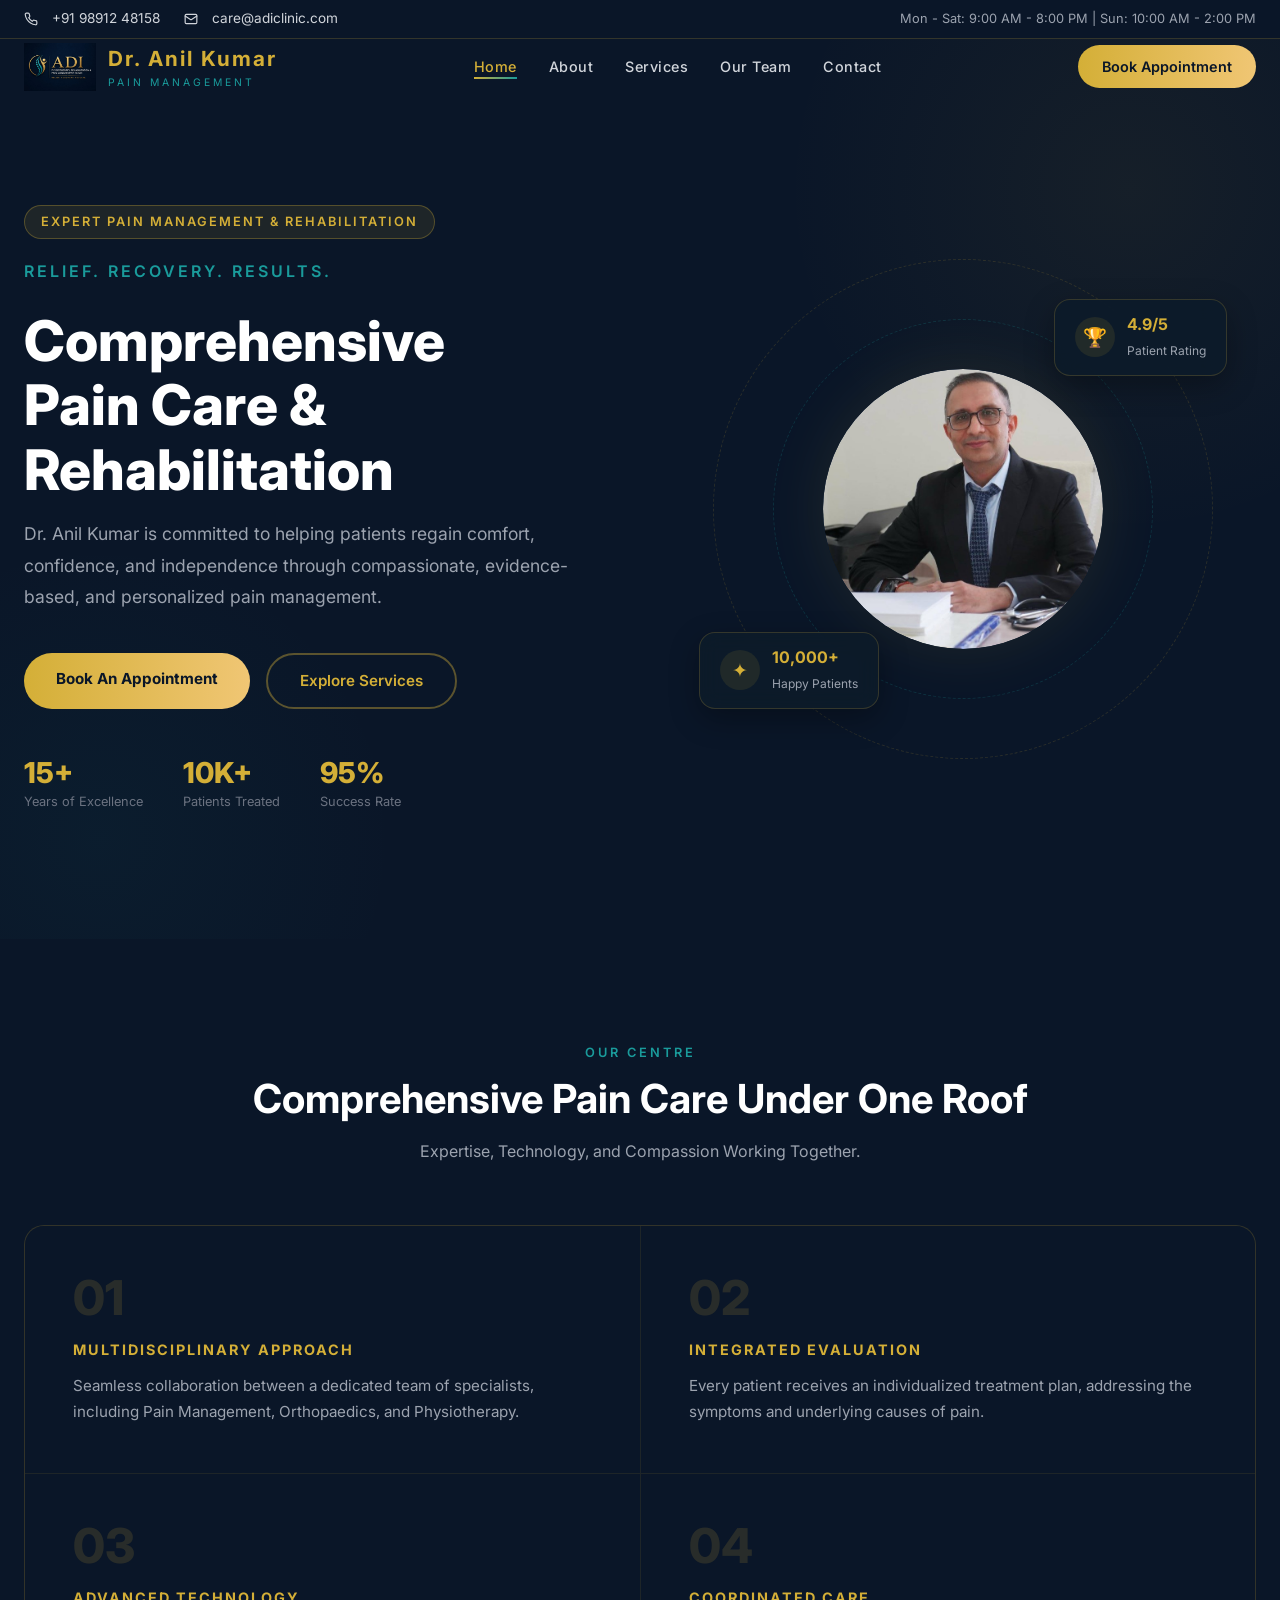
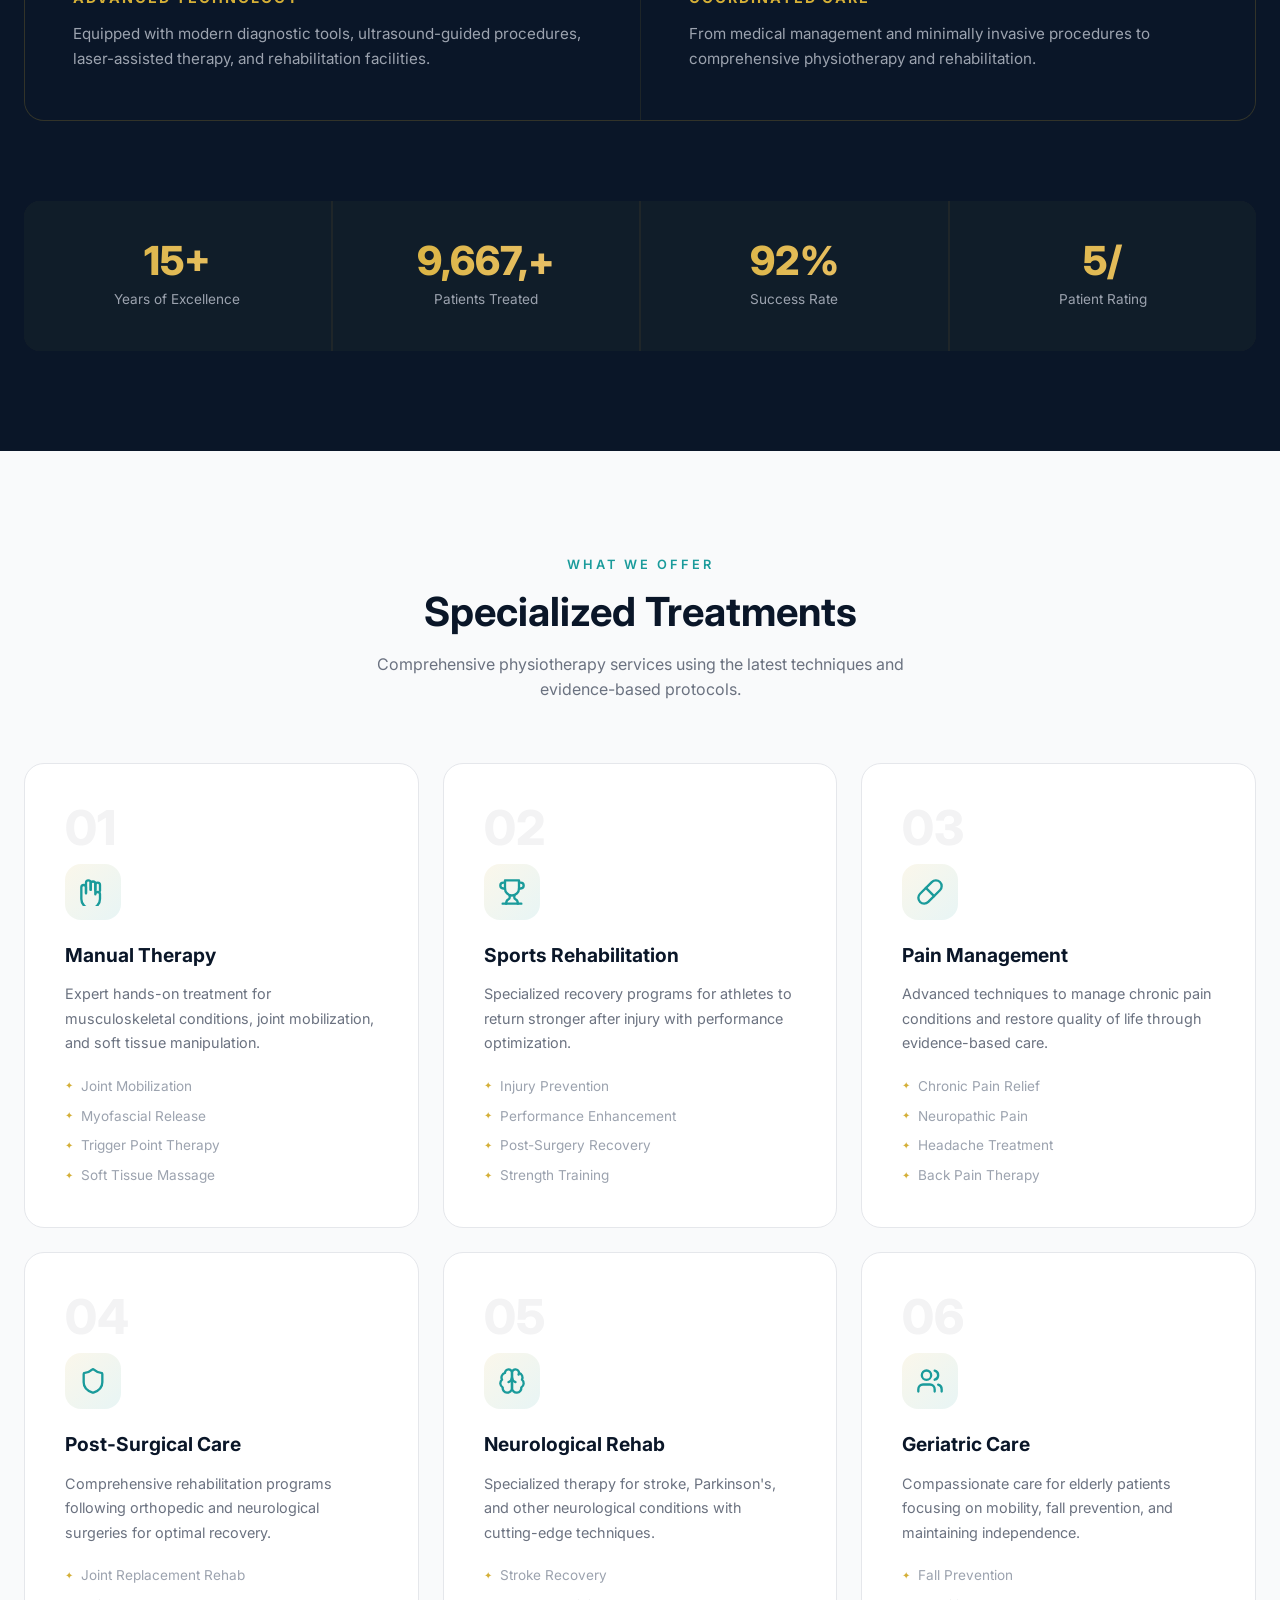
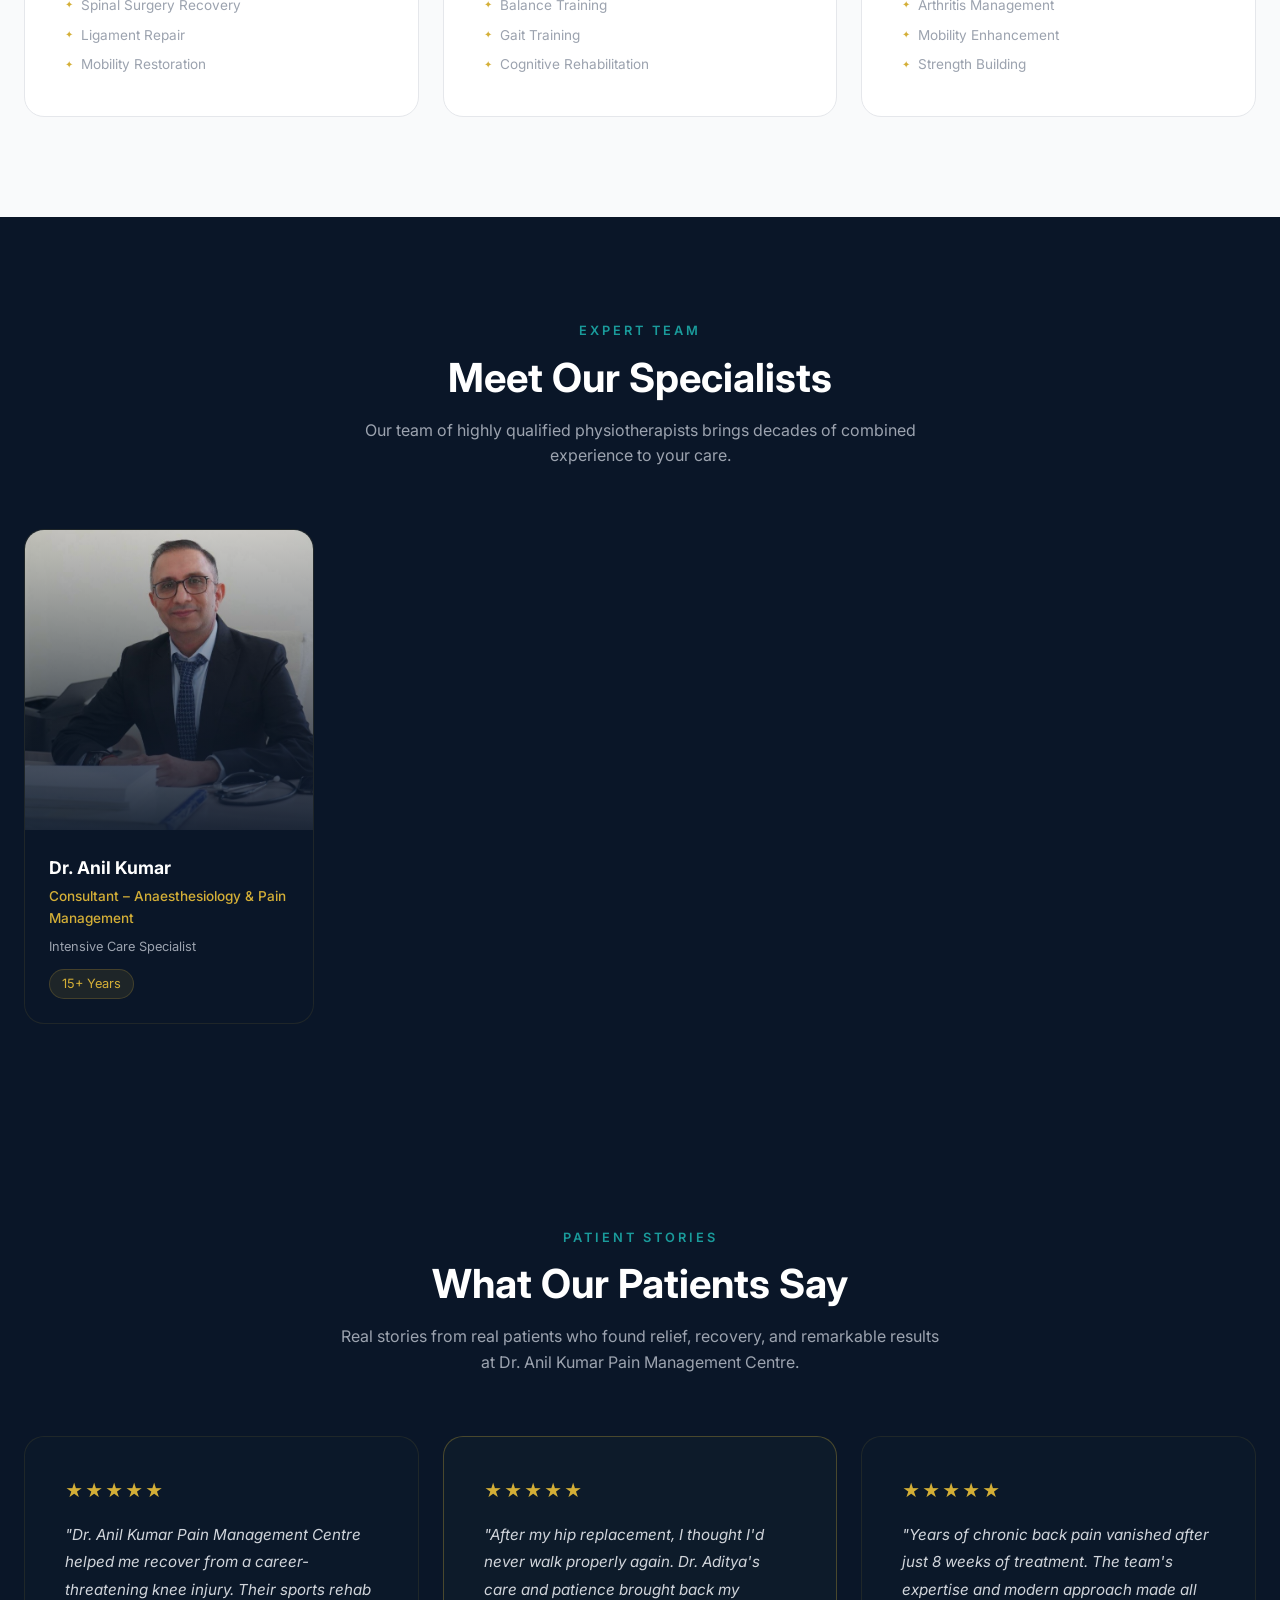
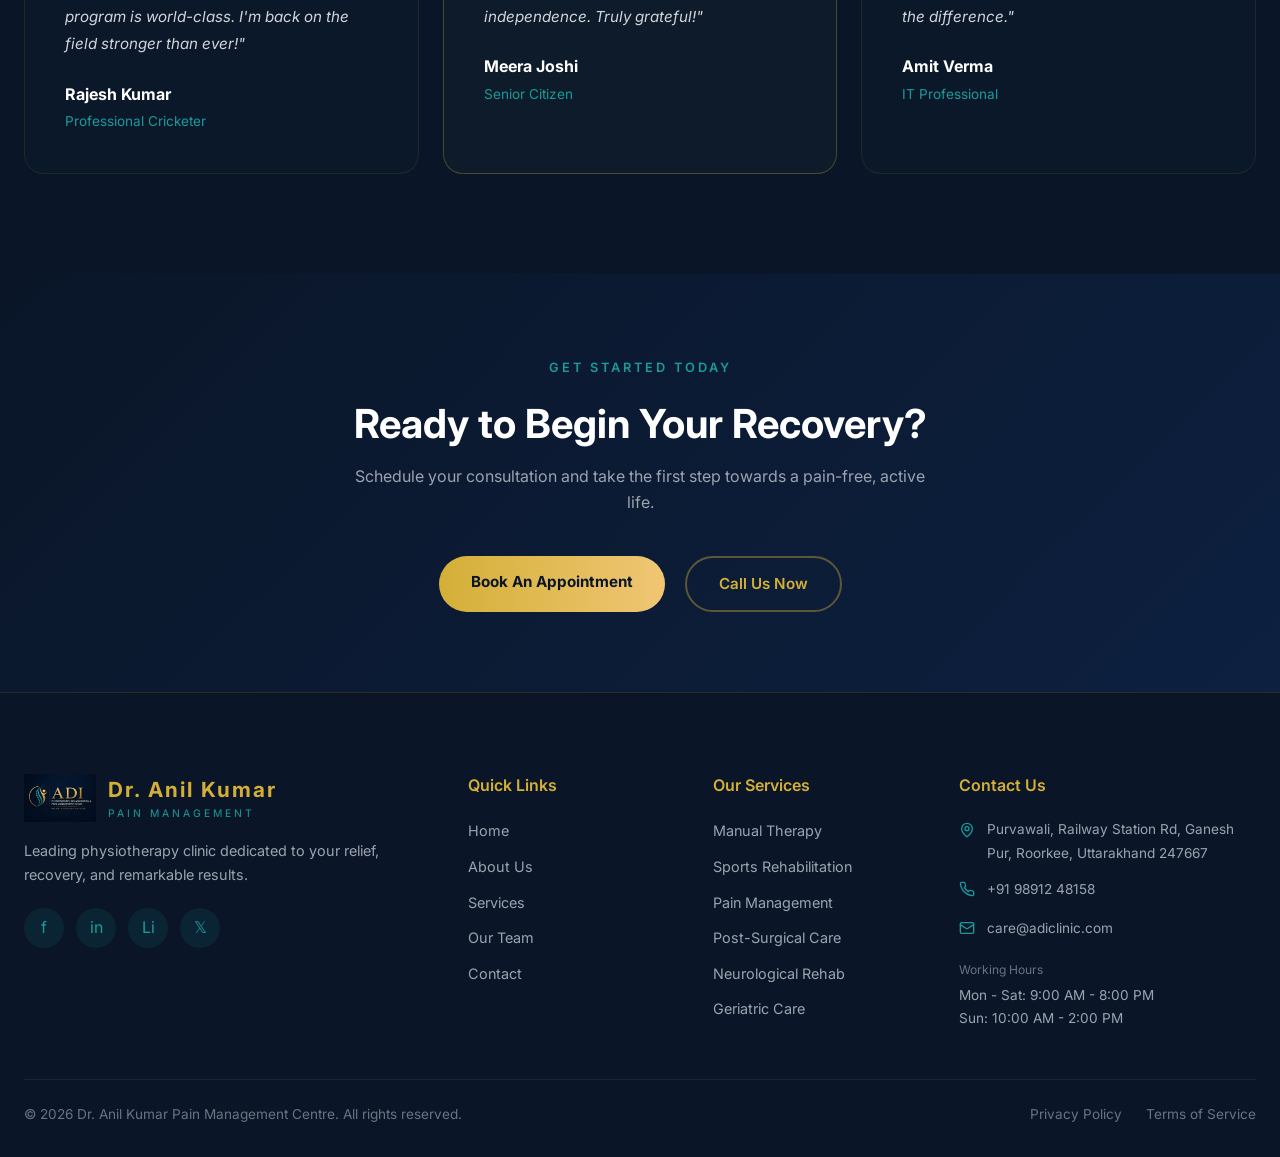
<file: index.html>
<!DOCTYPE html>
<html lang="en">
<head>
    <meta charset="UTF-8">
    <meta name="viewport" content="width=device-width, initial-scale=1.0">
    <meta name="description" content="Dr. Anil Kumar Pain Management, Rehabilitation & Pain Management Clinic — Expert physiotherapy, sports rehab, pain management and post-surgical care in Roorkee.">
    <title>Dr. Anil Kumar Pain Management Centre | Relief. Recovery. Results.</title>
    <link href="https://fonts.googleapis.com/css2?family=Inter:wght@300;400;500;600;700;800&display=swap" rel="stylesheet">
    <link rel="stylesheet" href="css/style.css">
</head>
<body>

    <!-- TOP BAR -->
    <div class="top-bar">
        <div class="container">
            <div class="top-bar-left">
                <a href="tel:+919891248158" style="display:flex; align-items:center;"><svg class="icon-animated" width="14" height="14" viewBox="0 0 24 24" style="margin-right:6px"><path d="M22 16.92v3a2 2 0 0 1-2.18 2 19.79 19.79 0 0 1-8.63-3.07 19.5 19.5 0 0 1-6-6 19.79 19.79 0 0 1-3.07-8.67A2 2 0 0 1 4.11 2h3a2 2 0 0 1 2 1.72 12.84 12.84 0 0 0 .7 2.81 2 2 0 0 1-.45 2.11L8.09 9.91a16 16 0 0 0 6 6l1.27-1.27a2 2 0 0 1 2.11-.45 12.84 12.84 0 0 0 2.81.7A2 2 0 0 1 22 16.92z"/></svg> +91 98912 48158</a>
                <a href="mailto:care@adiclinic.com" style="display:flex; align-items:center;"><svg class="icon-animated" width="14" height="14" viewBox="0 0 24 24" style="margin-right:6px"><rect width="20" height="16" x="2" y="4" rx="2"/><path d="m22 7-8.97 5.7a1.94 1.94 0 0 1-2.06 0L2 7"/></svg> care@adiclinic.com</a>
            </div>
            <div class="top-bar-right">Mon - Sat: 9:00 AM - 8:00 PM | Sun: 10:00 AM - 2:00 PM</div>
        </div>
    </div>

    <!-- HEADER -->
    <header id="main-header">
        <nav class="container">
            <a href="index.html" class="logo-wrap">
                <img src="images/logo.png" alt="Dr. Anil Kumar Pain Management Centre Logo" class="logo-img" onerror="this.style.display='none'">
                <div>
                    <div class="logo-text-main">Dr. Anil Kumar</div>
                    <div class="logo-text-sub">PAIN MANAGEMENT</div>
                </div>
            </a>

            <ul class="nav-links">
                <li><a href="index.html" class="active">Home</a></li>
                <li><a href="about.html">About</a></li>
                <li><a href="services.html">Services</a></li>
                <li><a href="team.html">Our Team</a></li>
                
                <li><a href="contact.html">Contact</a></li>
            </ul>

            <a href="contact.html" class="btn-nav">Book Appointment</a>
            <button class="hamburger" id="hamburger" aria-label="Menu">&#9776;</button>
        </nav>
    </header>

    <!-- MOBILE MENU -->
    <div class="mobile-menu" id="mobile-menu">
        <a href="index.html">Home</a>
        <a href="about.html">About</a>
        <a href="services.html">Services</a>
        <a href="team.html">Our Team</a>
        
        <a href="contact.html">Contact</a>
        <a href="contact.html" class="btn-gold" style="text-align:center; margin-top:16px;">Book Appointment</a>
    </div>

    <!-- HERO -->
    <section class="hero">
        <div class="container">
            <div class="hero-text">
                <span class="hero-tag">Expert Pain Management & Rehabilitation</span>
                <p class="hero-tagline">RELIEF. RECOVERY. RESULTS.</p>
                <h1 class="hero-title">
                    Comprehensive<br>
                    Pain Care &<br>
                    Rehabilitation
                </h1>
                <p class="hero-desc">Dr. Anil Kumar is committed to helping patients regain comfort, confidence, and independence through compassionate, evidence-based, and personalized pain management.</p>
                <div class="hero-btns">
                    <a href="contact.html" class="btn-gold">Book An Appointment</a>
                    <a href="services.html" class="btn-outline-gold">Explore Services</a>
                </div>
                <div class="hero-stats">
                    <div class="stat-item">
                        <div class="stat-number">15+</div>
                        <div class="stat-label">Years of Excellence</div>
                    </div>
                    <div class="stat-item">
                        <div class="stat-number">10K+</div>
                        <div class="stat-label">Patients Treated</div>
                    </div>
                    <div class="stat-item">
                        <div class="stat-number">95%</div>
                        <div class="stat-label">Success Rate</div>
                    </div>
                </div>
            </div>

            <div class="hero-visual">
                <div class="hero-circle-outer">
                    <div class="hero-circle-mid">
                        <div class="hero-circle-inner">
                            <img src="images/dr_anil_kumar.jpg" alt="Dr. Anil Kumar" onerror="this.style.display='none'">
                        </div>
                    </div>
                </div>
                <!-- Floating badges -->
                <div class="float-badge badge-top">
                    <div class="float-badge-icon">🏆</div>
                    <div class="float-badge-text">
                        <strong>4.9/5</strong>
                        <span>Patient Rating</span>
                    </div>
                </div>
                <div class="float-badge badge-bottom">
                    <div class="float-badge-icon">✦</div>
                    <div class="float-badge-text">
                        <strong>10,000+</strong>
                        <span>Happy Patients</span>
                    </div>
                </div>
            </div>
        </div>
    </section>

    <!-- MANIFESTO / ABOUT -->
    <section class="about-bg">
        <div class="container">
            <div class="fade-up" style="text-align:center; margin-bottom:60px;">
                <span class="section-tag">Our Centre</span>
                <h2 class="section-title white">Comprehensive Pain Care Under One Roof</h2>
                <p class="section-subtitle" style="color:#9ca3af; margin:0 auto;">Expertise, Technology, and Compassion Working Together.</p>
            </div>

            <div class="manifesto-grid fade-up">
                <div class="manifesto-item">
                    <div class="manifesto-num">01</div>
                    <h3>MULTIDISCIPLINARY APPROACH</h3>
                    <p>Seamless collaboration between a dedicated team of specialists, including Pain Management, Orthopaedics, and Physiotherapy.</p>
                </div>
                <div class="manifesto-item">
                    <div class="manifesto-num">02</div>
                    <h3>INTEGRATED EVALUATION</h3>
                    <p>Every patient receives an individualized treatment plan, addressing the symptoms and underlying causes of pain.</p>
                </div>
                <div class="manifesto-item">
                    <div class="manifesto-num">03</div>
                    <h3>ADVANCED TECHNOLOGY</h3>
                    <p>Equipped with modern diagnostic tools, ultrasound-guided procedures, laser-assisted therapy, and rehabilitation facilities.</p>
                </div>
                <div class="manifesto-item">
                    <div class="manifesto-num">04</div>
                    <h3>COORDINATED CARE</h3>
                    <p>From medical management and minimally invasive procedures to comprehensive physiotherapy and rehabilitation.</p>
                </div>
            </div>

            <div class="stats-row fade-up">
                <div class="stat-box">
                    <div class="stat-box-num">15+</div>
                    <div class="stat-box-label">Years of Excellence</div>
                </div>
                <div class="stat-box">
                    <div class="stat-box-num">10,000+</div>
                    <div class="stat-box-label">Patients Treated</div>
                </div>
                <div class="stat-box">
                    <div class="stat-box-num">95%</div>
                    <div class="stat-box-label">Success Rate</div>
                </div>
                <div class="stat-box">
                    <div class="stat-box-num">4.9/5</div>
                    <div class="stat-box-label">Patient Rating</div>
                </div>
            </div>
        </div>
    </section>

    <!-- SERVICES -->
    <section class="services-bg">
        <div class="container">
            <div class="fade-up" style="text-align:center; margin-bottom:60px;">
                <span class="section-tag">What We Offer</span>
                <h2 class="section-title">Specialized Treatments</h2>
                <p class="section-subtitle" style="margin:0 auto;">Comprehensive physiotherapy services using the latest techniques and evidence-based protocols.</p>
            </div>
            <div class="services-grid">
                <div class="service-card fade-up delay-1">
                    <div class="service-num">01</div>
                    <div class="service-icon-box"><svg class="icon-animated" width="28" height="28" viewBox="0 0 24 24"><path d="M18 11V6a2 2 0 0 0-4 0v4"/><path d="M14 10V5a2 2 0 0 0-4 0v5"/><path d="M10 10V4a2 2 0 0 0-4 0v9"/><path d="M6 13V8a2 2 0 0 0-4 0v10a8 8 0 0 0 16 0v-4a2 2 0 0 0-4 0v-3"/></svg></div>
                    <h3>Manual Therapy</h3>
                    <p>Expert hands-on treatment for musculoskeletal conditions, joint mobilization, and soft tissue manipulation.</p>
                    <ul class="service-features">
                        <li>Joint Mobilization</li>
                        <li>Myofascial Release</li>
                        <li>Trigger Point Therapy</li>
                        <li>Soft Tissue Massage</li>
                    </ul>
                </div>
                <div class="service-card fade-up delay-2">
                    <div class="service-num">02</div>
                    <div class="service-icon-box"><svg class="icon-animated" width="28" height="28" viewBox="0 0 24 24"><path d="M6 9H4.5a2.5 2.5 0 0 1 0-5H6"/><path d="M18 9h1.5a2.5 2.5 0 0 0 0-5H18"/><path d="M4 22h16"/><path d="M10 14.66V17c0 .55-.47.98-.97 1.21C7.85 18.75 7 20.24 7 22"/><path d="M14 14.66V17c0 .55.47.98.97 1.21C16.15 18.75 17 20.24 17 22"/><path d="M18 2H6v7a6 6 0 0 0 12 0V2Z"/></svg></div>
                    <h3>Sports Rehabilitation</h3>
                    <p>Specialized recovery programs for athletes to return stronger after injury with performance optimization.</p>
                    <ul class="service-features">
                        <li>Injury Prevention</li>
                        <li>Performance Enhancement</li>
                        <li>Post-Surgery Recovery</li>
                        <li>Strength Training</li>
                    </ul>
                </div>
                <div class="service-card fade-up delay-3">
                    <div class="service-num">03</div>
                    <div class="service-icon-box"><svg class="icon-animated" width="28" height="28" viewBox="0 0 24 24"><path d="m10.5 20.5 10-10a4.95 4.95 0 1 0-7-7l-10 10a4.95 4.95 0 1 0 7 7Z"/><path d="m8.5 8.5 7 7"/></svg></div>
                    <h3>Pain Management</h3>
                    <p>Advanced techniques to manage chronic pain conditions and restore quality of life through evidence-based care.</p>
                    <ul class="service-features">
                        <li>Chronic Pain Relief</li>
                        <li>Neuropathic Pain</li>
                        <li>Headache Treatment</li>
                        <li>Back Pain Therapy</li>
                    </ul>
                </div>
                <div class="service-card fade-up delay-1">
                    <div class="service-num">04</div>
                    <div class="service-icon-box"><svg class="icon-animated" width="28" height="28" viewBox="0 0 24 24"><path d="M20 13c0 5-3.5 7.5-7.66 8.95a1 1 0 0 1-.67-.01C7.5 20.5 4 18 4 13V6a1 1 0 0 1 1-1c2 0 4.5-1.2 6.24-2.72a1.17 1.17 0 0 1 1.52 0C14.5 3.8 17 5 19 5a1 1 0 0 1 1 1z"/></svg></div>
                    <h3>Post-Surgical Care</h3>
                    <p>Comprehensive rehabilitation programs following orthopedic and neurological surgeries for optimal recovery.</p>
                    <ul class="service-features">
                        <li>Joint Replacement Rehab</li>
                        <li>Spinal Surgery Recovery</li>
                        <li>Ligament Repair</li>
                        <li>Mobility Restoration</li>
                    </ul>
                </div>
                <div class="service-card fade-up delay-2">
                    <div class="service-num">05</div>
                    <div class="service-icon-box"><svg class="icon-animated" width="28" height="28" viewBox="0 0 24 24"><path d="M12 5a3 3 0 1 0-5.997.125 4 4 0 0 0-2.526 5.77 4 4 0 0 0 .556 6.588A4 4 0 1 0 12 18Z"/><path d="M12 5a3 3 0 1 1 5.997.125 4 4 0 0 1 2.526 5.77 4 4 0 0 1-.556 6.588A4 4 0 1 1 12 18Z"/><path d="M15 13a4.5 4.5 0 0 1-3-4 4.5 4.5 0 0 1-3 4"/><path d="M17.599 6.5a3 3 0 0 0 .399-1.375"/></svg></div>
                    <h3>Neurological Rehab</h3>
                    <p>Specialized therapy for stroke, Parkinson's, and other neurological conditions with cutting-edge techniques.</p>
                    <ul class="service-features">
                        <li>Stroke Recovery</li>
                        <li>Balance Training</li>
                        <li>Gait Training</li>
                        <li>Cognitive Rehabilitation</li>
                    </ul>
                </div>
                <div class="service-card fade-up delay-3">
                    <div class="service-num">06</div>
                    <div class="service-icon-box"><svg class="icon-animated" width="28" height="28" viewBox="0 0 24 24"><path d="M16 21v-2a4 4 0 0 0-4-4H6a4 4 0 0 0-4 4v2"/><circle cx="9" cy="7" r="4"/><path d="M22 21v-2a4 4 0 0 0-3-3.87"/><path d="M16 3.13a4 4 0 0 1 0 7.75"/></svg></div>
                    <h3>Geriatric Care</h3>
                    <p>Compassionate care for elderly patients focusing on mobility, fall prevention, and maintaining independence.</p>
                    <ul class="service-features">
                        <li>Fall Prevention</li>
                        <li>Arthritis Management</li>
                        <li>Mobility Enhancement</li>
                        <li>Strength Building</li>
                    </ul>
                </div>
            </div>
        </div>
    </section>

    <!-- TEAM PREVIEW -->
    <section class="about-bg">
        <div class="container">
            <div class="fade-up" style="text-align:center; margin-bottom:60px;">
                <span class="section-tag">Expert Team</span>
                <h2 class="section-title white">Meet Our Specialists</h2>
                <p class="section-subtitle" style="color:#9ca3af; margin:0 auto;">Our team of highly qualified physiotherapists brings decades of combined experience to your care.</p>
            </div>
            <div class="team-grid">
                <div class="team-card fade-up delay-1">
                    <div class="team-img-wrap">
                        <img src="images/dr_anil_kumar.jpg" alt="Dr. Anil Kumar">
                        <div class="team-overlay"></div>
                    </div>
                    <div class="team-info">
                        <h3>Dr. Anil Kumar</h3>
                        <div class="role">Consultant – Anaesthesiology & Pain Management</div>
                        <div class="qual">Intensive Care Specialist</div>
                        <span class="team-exp">15+ Years</span>
                    </div>
                </div>

            </div>
        </div>
    </section>

    <!-- TESTIMONIALS -->
    <section class="testi-bg">
        <div class="container">
            <div class="fade-up" style="text-align:center; margin-bottom:60px;">
                <span class="section-tag">Patient Stories</span>
                <h2 class="section-title white">What Our Patients Say</h2>
                <p class="section-subtitle" style="color:#9ca3af; margin:0 auto;">Real stories from real patients who found relief, recovery, and remarkable results at Dr. Anil Kumar Pain Management Centre.</p>
            </div>
            <div class="testi-grid">
                <div class="testi-card fade-up delay-1">
                    <div class="testi-stars">★★★★★</div>
                    <p class="testi-quote">"Dr. Anil Kumar Pain Management Centre helped me recover from a career-threatening knee injury. Their sports rehab program is world-class. I'm back on the field stronger than ever!"</p>
                    <div class="testi-name">Rajesh Kumar</div>
                    <div class="testi-role">Professional Cricketer</div>
                </div>
                <div class="testi-card active fade-up delay-2">
                    <div class="testi-stars">★★★★★</div>
                    <p class="testi-quote">"After my hip replacement, I thought I'd never walk properly again. Dr. Aditya's care and patience brought back my independence. Truly grateful!"</p>
                    <div class="testi-name">Meera Joshi</div>
                    <div class="testi-role">Senior Citizen</div>
                </div>
                <div class="testi-card fade-up delay-3">
                    <div class="testi-stars">★★★★★</div>
                    <p class="testi-quote">"Years of chronic back pain vanished after just 8 weeks of treatment. The team's expertise and modern approach made all the difference."</p>
                    <div class="testi-name">Amit Verma</div>
                    <div class="testi-role">IT Professional</div>
                </div>
            </div>
        </div>
    </section>

    <!-- CONTACT CTA STRIP -->
    <section style="background: linear-gradient(135deg, var(--navy), #0d2040); padding: 80px 0; text-align: center;">
        <div class="container">
            <span class="section-tag fade-up">Get Started Today</span>
            <h2 class="section-title white fade-up" style="margin-top:10px;">Ready to Begin Your Recovery?</h2>
            <p class="section-subtitle fade-up" style="color:#9ca3af; margin:16px auto 40px;">Schedule your consultation and take the first step towards a pain-free, active life.</p>
            <div class="fade-up" style="display:flex; gap:20px; justify-content:center; flex-wrap:wrap;">
                <a href="contact.html" class="btn-gold">Book An Appointment</a>
                <a href="tel:+919891248158" class="btn-outline-gold">Call Us Now</a>
            </div>
        </div>
    </section>

    <!-- FOOTER -->
    <footer>
        <div class="container">
            <div class="footer-grid">
                <div class="footer-col">
                    <div class="logo-wrap" style="margin-bottom:16px;">
                        <img src="images/logo.png" alt="Dr. Anil Kumar Pain Management Centre" class="logo-img" style="height:48px;" onerror="this.style.display='none'">
                        <div>
                            <div class="logo-text-main">Dr. Anil Kumar</div>
                            <div class="logo-text-sub">PAIN MANAGEMENT</div>
                        </div>
                    </div>
                    <p>Leading physiotherapy clinic dedicated to your relief, recovery, and remarkable results.</p>
                    <div class="footer-socials">
                        <a href="#" class="social-btn" title="Facebook">f</a>
                        <a href="#" class="social-btn" title="Instagram">in</a>
                        <a href="#" class="social-btn" title="LinkedIn">Li</a>
                        <a href="#" class="social-btn" title="Twitter">𝕏</a>
                    </div>
                </div>
                <div class="footer-col">
                    <h3>Quick Links</h3>
                    <ul>
                        <li><a href="index.html">Home</a></li>
                        <li><a href="about.html">About Us</a></li>
                        <li><a href="services.html">Services</a></li>
                        <li><a href="team.html">Our Team</a></li>
                        
                        <li><a href="contact.html">Contact</a></li>
                    </ul>
                </div>
                <div class="footer-col">
                    <h3>Our Services</h3>
                    <ul>
                        <li><a href="services.html">Manual Therapy</a></li>
                        <li><a href="services.html">Sports Rehabilitation</a></li>
                        <li><a href="services.html">Pain Management</a></li>
                        <li><a href="services.html">Post-Surgical Care</a></li>
                        <li><a href="services.html">Neurological Rehab</a></li>
                        <li><a href="services.html">Geriatric Care</a></li>
                    </ul>
                </div>
                <div class="footer-col">
                    <h3>Contact Us</h3>
                    <div class="footer-ci">
                        <span style="color:var(--teal); margin-top:2px;"><svg class="icon-animated" width="16" height="16" viewBox="0 0 24 24"><path d="M20 10c0 4.993-5.539 10.193-7.399 11.799a1 1 0 0 1-1.202 0C9.539 20.193 4 14.993 4 10a8 8 0 0 1 16 0"/><circle cx="12" cy="10" r="3"/></svg></span>
                        <p>Purvawali, Railway Station Rd, Ganesh Pur, Roorkee, Uttarakhand 247667</p>
                    </div>
                    <div class="footer-ci">
                        <span style="color:var(--teal);"><svg class="icon-animated" width="16" height="16" viewBox="0 0 24 24"><path d="M22 16.92v3a2 2 0 0 1-2.18 2 19.79 19.79 0 0 1-8.63-3.07 19.5 19.5 0 0 1-6-6 19.79 19.79 0 0 1-3.07-8.67A2 2 0 0 1 4.11 2h3a2 2 0 0 1 2 1.72 12.84 12.84 0 0 0 .7 2.81 2 2 0 0 1-.45 2.11L8.09 9.91a16 16 0 0 0 6 6l1.27-1.27a2 2 0 0 1 2.11-.45 12.84 12.84 0 0 0 2.81.7A2 2 0 0 1 22 16.92z"/></svg></span>
                        <a href="tel:+919891248158">+91 98912 48158</a>
                    </div>
                    <div class="footer-ci">
                        <span style="color:var(--teal);"><svg class="icon-animated" width="16" height="16" viewBox="0 0 24 24"><rect width="20" height="16" x="2" y="4" rx="2"/><path d="m22 7-8.97 5.7a1.94 1.94 0 0 1-2.06 0L2 7"/></svg></span>
                        <a href="mailto:care@adiclinic.com">care@adiclinic.com</a>
                    </div>
                    <div style="margin-top:16px;">
                        <p style="font-size:0.75rem; color:var(--gray-500); margin-bottom:4px;">Working Hours</p>
                        <p style="font-size:0.85rem; color:var(--gray-400);">Mon - Sat: 9:00 AM - 8:00 PM<br>Sun: 10:00 AM - 2:00 PM</p>
                    </div>
                </div>
            </div>
            <div class="footer-bottom">
                <p>&copy; 2026 Dr. Anil Kumar Pain Management Centre. All rights reserved.</p>
                <div class="footer-bottom-links">
                    <a href="#">Privacy Policy</a>
                    <a href="#">Terms of Service</a>
                </div>
            </div>
        </div>
    </footer>

    <script src="js/main.js"></script>
</body>
</html>
</file>
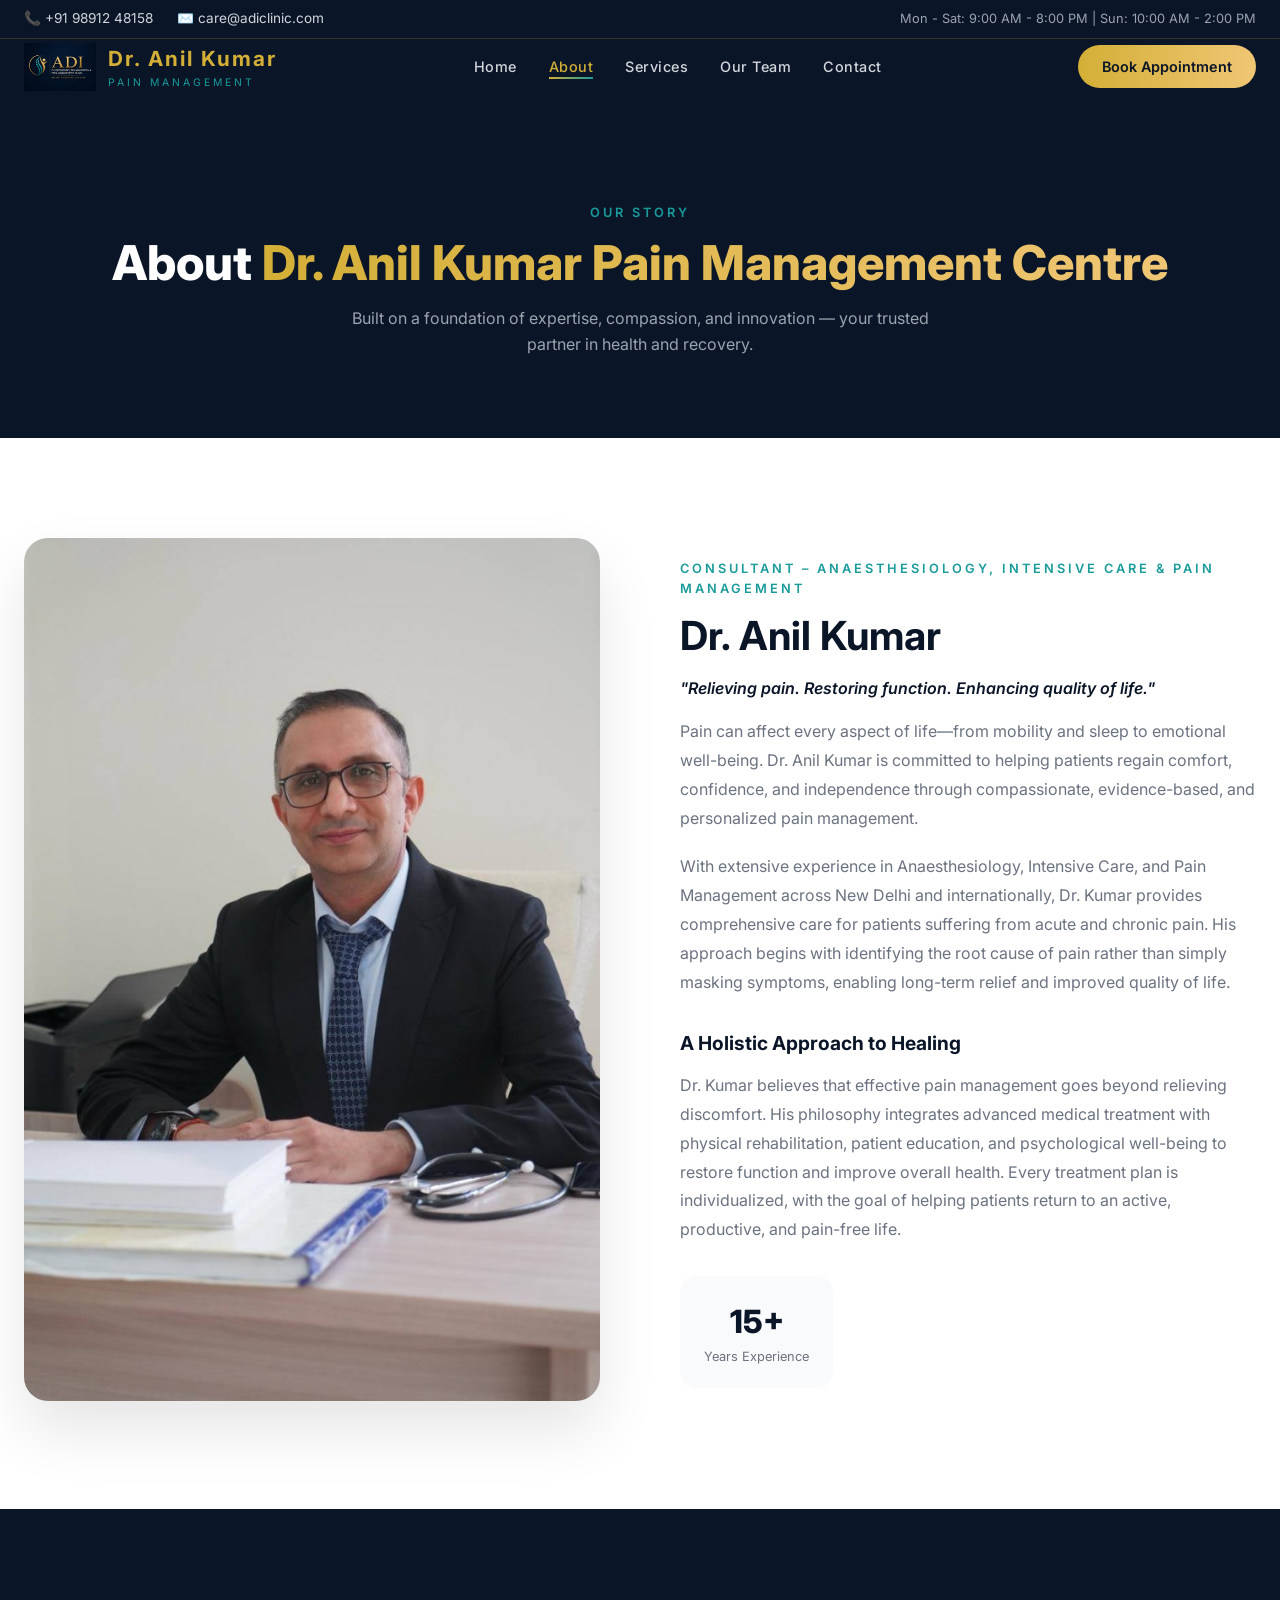
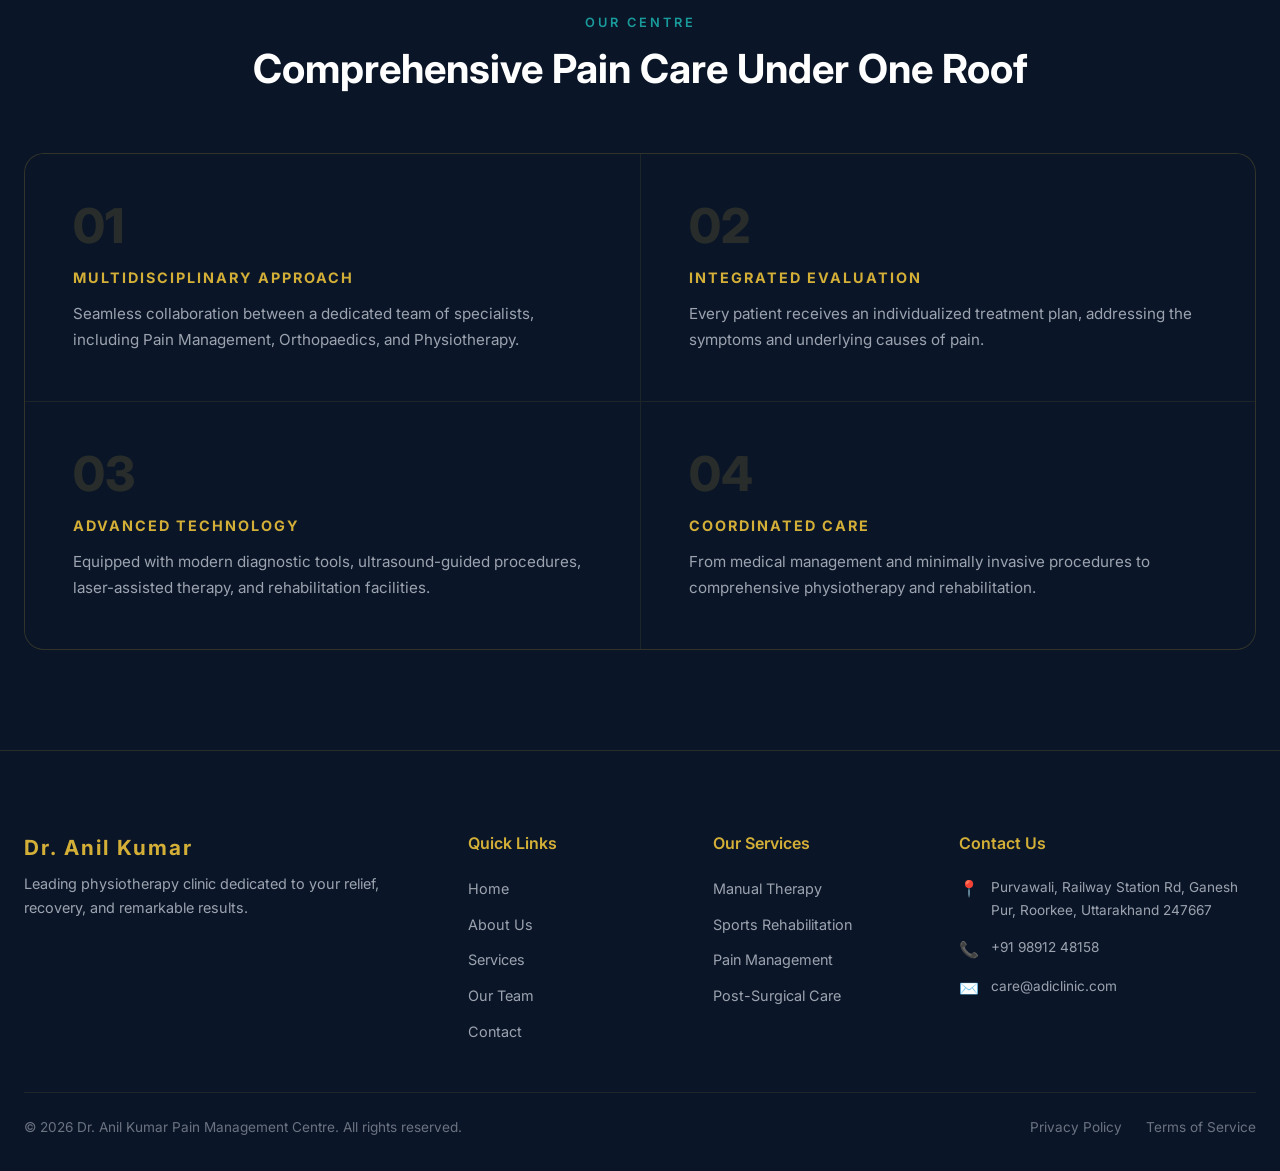
<file: about.html>
<!DOCTYPE html>
<html lang="en">
<head>
    <meta charset="UTF-8">
    <meta name="viewport" content="width=device-width, initial-scale=1.0">
    <meta name="description" content="About Dr. Anil Kumar Pain Management Centre - Our story, philosophy, and commitment to exceptional patient care.">
    <title>About Us | Dr. Anil Kumar Pain Management Centre</title>
    <link href="https://fonts.googleapis.com/css2?family=Inter:wght@300;400;500;600;700;800&display=swap" rel="stylesheet">
    <link rel="stylesheet" href="css/style.css">
</head>
<body>
    <!-- TOP BAR -->
    <div class="top-bar">
        <div class="container">
            <div class="top-bar-left">
                <a href="tel:+919891248158">📞 +91 98912 48158</a>
                <a href="mailto:care@adiclinic.com">✉️ care@adiclinic.com</a>
            </div>
            <div class="top-bar-right">Mon - Sat: 9:00 AM - 8:00 PM | Sun: 10:00 AM - 2:00 PM</div>
        </div>
    </div>

    <!-- HEADER -->
    <header id="main-header" class="scrolled">
        <nav class="container">
            <a href="index.html" class="logo-wrap">
                <img src="images/logo.png" alt="Dr. Anil Kumar Pain Management Centre Logo" class="logo-img" onerror="this.style.display='none'">
                <div><div class="logo-text-main">Dr. Anil Kumar</div><div class="logo-text-sub">PAIN MANAGEMENT</div></div>
            </a>
            <ul class="nav-links">
                <li><a href="index.html">Home</a></li>
                <li><a href="about.html" class="active">About</a></li>
                <li><a href="services.html">Services</a></li>
                <li><a href="team.html">Our Team</a></li>
                
                <li><a href="contact.html">Contact</a></li>
            </ul>
            <a href="contact.html" class="btn-nav">Book Appointment</a>
            <button class="hamburger" id="hamburger">&#9776;</button>
        </nav>
    </header>

    <div class="mobile-menu" id="mobile-menu">
        <a href="index.html">Home</a>
        <a href="about.html">About</a>
        <a href="services.html">Services</a>
        <a href="team.html">Our Team</a>
        
        <a href="contact.html">Contact</a>
    </div>

    <!-- PAGE HERO -->
    <section style="background:var(--navy); padding: 160px 0 80px; text-align:center;">
        <div class="container">
            <span class="section-tag fade-up">Our Story</span>
            <h1 class="hero-title fade-up" style="font-size:3rem; color:var(--white);">About <span>Dr. Anil Kumar Pain Management Centre</span></h1>
            <p style="color:var(--gray-400); max-width:600px; margin:16px auto 0;" class="fade-up">Built on a foundation of expertise, compassion, and innovation — your trusted partner in health and recovery.</p>
        </div>
    </section>

    <!-- ABOUT CONTENT -->
    <section>
        <div class="container">
            <div style="display:grid; grid-template-columns:1fr 1fr; gap:80px; align-items:center;">
                <div class="fade-up">
                    <img src="images/dr_anil_kumar.jpg" alt="Dr. Anil Kumar" style="width:100%; border-radius:24px; box-shadow:0 30px 60px rgba(0,0,0,0.1);">
                </div>
                <div class="fade-up delay-2">
                    <span class="section-tag">Consultant – Anaesthesiology, Intensive Care & Pain Management</span>
                    <h2 class="section-title">Dr. Anil Kumar</h2>
                    <p style="font-weight: 600; font-style: italic; color:var(--navy); margin-bottom:16px;">"Relieving pain. Restoring function. Enhancing quality of life."</p>
                    <p style="color:var(--gray-500); line-height:1.8; margin-bottom:20px;">Pain can affect every aspect of life—from mobility and sleep to emotional well-being. Dr. Anil Kumar is committed to helping patients regain comfort, confidence, and independence through compassionate, evidence-based, and personalized pain management.</p>
                    <p style="color:var(--gray-500); line-height:1.8; margin-bottom:32px;">With extensive experience in Anaesthesiology, Intensive Care, and Pain Management across New Delhi and internationally, Dr. Kumar provides comprehensive care for patients suffering from acute and chronic pain. His approach begins with identifying the root cause of pain rather than simply masking symptoms, enabling long-term relief and improved quality of life.</p>
                    
                    <h3 style="color:var(--navy); margin-bottom: 12px; font-size: 1.2rem;">A Holistic Approach to Healing</h3>
                    <p style="color:var(--gray-500); line-height:1.8; margin-bottom:32px;">Dr. Kumar believes that effective pain management goes beyond relieving discomfort. His philosophy integrates advanced medical treatment with physical rehabilitation, patient education, and psychological well-being to restore function and improve overall health. Every treatment plan is individualized, with the goal of helping patients return to an active, productive, and pain-free life.</p>

                    <div style="display:flex; gap:24px;">
                        <div style="padding:20px 24px; background:var(--gray-100); border-radius:16px; text-align:center;">
                            <div style="font-size:2rem; font-weight:800; color:var(--navy);">15+</div>
                            <div style="font-size:0.8rem; color:var(--gray-500);">Years Experience</div>
                        </div>
                    </div>
                </div>
            </div>
        </div>
    </section>

    <!-- PHILOSOPHY -->
    <section class="about-bg">
        <div class="container">
            <div class="fade-up" style="text-align:center; margin-bottom:60px;">
                <span class="section-tag">Our Centre</span>
                <h2 class="section-title white">Comprehensive Pain Care Under One Roof</h2>
            </div>
            <div class="manifesto-grid fade-up">
                <div class="manifesto-item"><div class="manifesto-num">01</div><h3>MULTIDISCIPLINARY APPROACH</h3><p>Seamless collaboration between a dedicated team of specialists, including Pain Management, Orthopaedics, and Physiotherapy.</p></div>
                <div class="manifesto-item"><div class="manifesto-num">02</div><h3>INTEGRATED EVALUATION</h3><p>Every patient receives an individualized treatment plan, addressing the symptoms and underlying causes of pain.</p></div>
                <div class="manifesto-item"><div class="manifesto-num">03</div><h3>ADVANCED TECHNOLOGY</h3><p>Equipped with modern diagnostic tools, ultrasound-guided procedures, laser-assisted therapy, and rehabilitation facilities.</p></div>
                <div class="manifesto-item"><div class="manifesto-num">04</div><h3>COORDINATED CARE</h3><p>From medical management and minimally invasive procedures to comprehensive physiotherapy and rehabilitation.</p></div>
            </div>
        </div>
    </section>

    <!-- FOOTER -->
    <footer>
        <div class="container">
            <div class="footer-grid">
                <div class="footer-col">
                    <div class="logo-text-main" style="margin-bottom:8px;">Dr. Anil Kumar</div>
                    <p>Leading physiotherapy clinic dedicated to your relief, recovery, and remarkable results.</p>
                </div>
                <div class="footer-col"><h3>Quick Links</h3><ul><li><a href="index.html">Home</a></li><li><a href="about.html">About Us</a></li><li><a href="services.html">Services</a></li><li><a href="team.html">Our Team</a></li><li><a href="contact.html">Contact</a></li></ul></div>
                <div class="footer-col"><h3>Our Services</h3><ul><li><a href="services.html">Manual Therapy</a></li><li><a href="services.html">Sports Rehabilitation</a></li><li><a href="services.html">Pain Management</a></li><li><a href="services.html">Post-Surgical Care</a></li></ul></div>
                <div class="footer-col"><h3>Contact Us</h3><div class="footer-ci"><span>📍</span><p>Purvawali, Railway Station Rd, Ganesh Pur, Roorkee, Uttarakhand 247667</p></div><div class="footer-ci"><span>📞</span><a href="tel:+919891248158">+91 98912 48158</a></div><div class="footer-ci"><span>✉️</span><a href="mailto:care@adiclinic.com">care@adiclinic.com</a></div></div>
            </div>
            <div class="footer-bottom"><p>&copy; 2026 Dr. Anil Kumar Pain Management Centre. All rights reserved.</p><div class="footer-bottom-links"><a href="#">Privacy Policy</a><a href="#">Terms of Service</a></div></div>
        </div>
    </footer>

    <script src="js/main.js"></script>
</body>
</html>
</file>
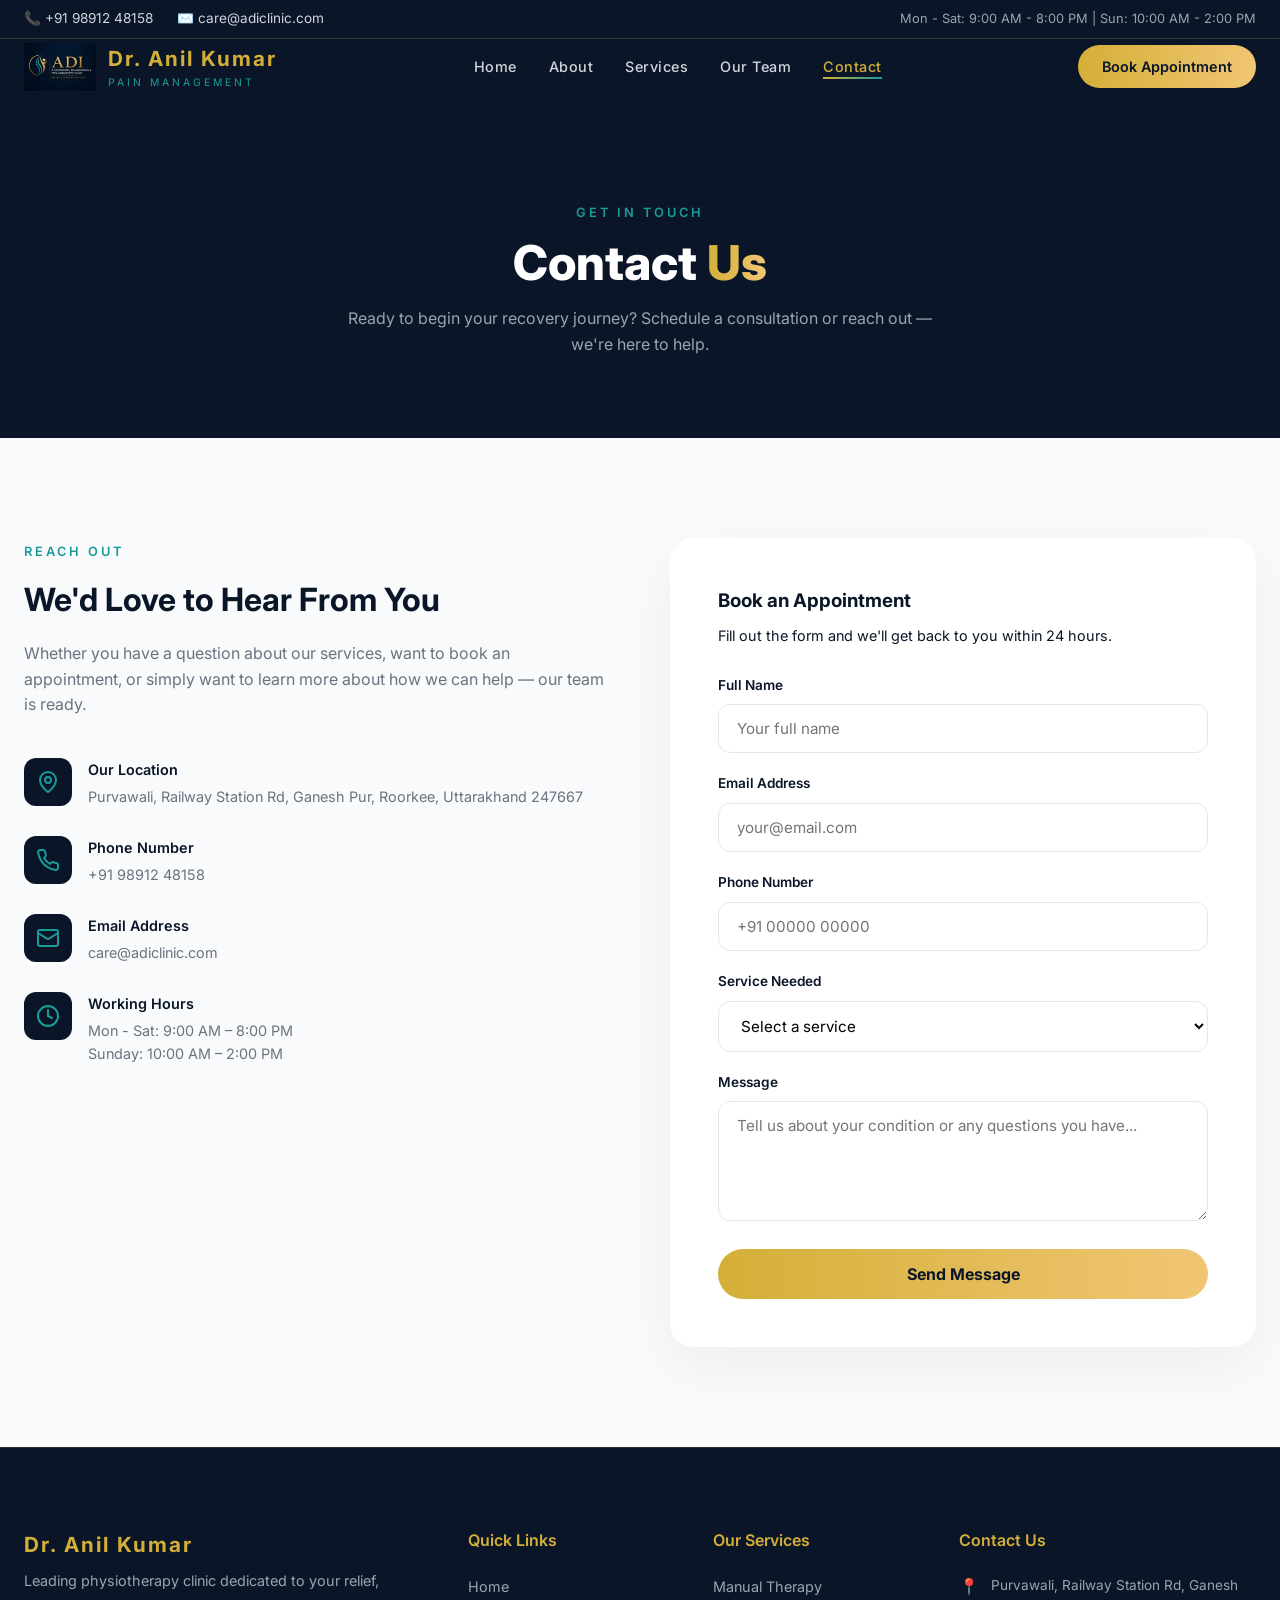
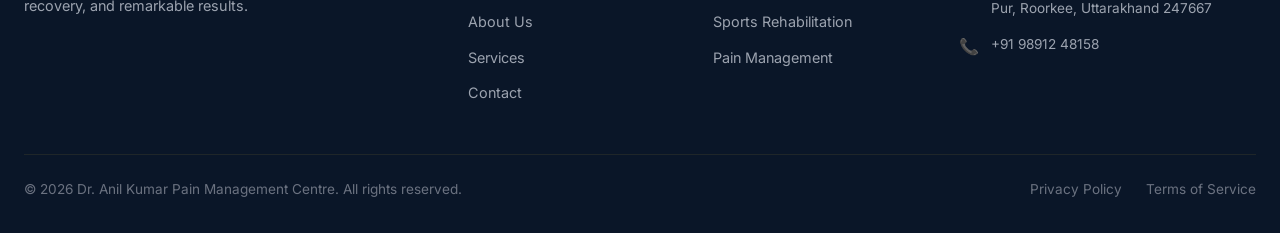
<file: contact.html>
<!DOCTYPE html>
<html lang="en">
<head>
    <meta charset="UTF-8">
    <meta name="viewport" content="width=device-width, initial-scale=1.0">
    <title>Contact Us | Dr. Anil Kumar Pain Management Centre</title>
    <link href="https://fonts.googleapis.com/css2?family=Inter:wght@300;400;500;600;700;800&display=swap" rel="stylesheet">
    <link rel="stylesheet" href="css/style.css">
</head>
<body>
    <div class="top-bar">
        <div class="container">
            <div class="top-bar-left">
                <a href="tel:+919891248158">📞 +91 98912 48158</a>
                <a href="mailto:care@adiclinic.com">✉️ care@adiclinic.com</a>
            </div>
            <div class="top-bar-right">Mon - Sat: 9:00 AM - 8:00 PM | Sun: 10:00 AM - 2:00 PM</div>
        </div>
    </div>

    <header id="main-header" class="scrolled">
        <nav class="container">
            <a href="index.html" class="logo-wrap">
                <img src="images/logo.png" alt="Dr. Anil Kumar Pain Management Centre Logo" class="logo-img" onerror="this.style.display='none'">
                <div><div class="logo-text-main">Dr. Anil Kumar</div><div class="logo-text-sub">PAIN MANAGEMENT</div></div>
            </a>
            <ul class="nav-links">
                <li><a href="index.html">Home</a></li>
                <li><a href="about.html">About</a></li>
                <li><a href="services.html">Services</a></li>
                <li><a href="team.html">Our Team</a></li>
                
                <li><a href="contact.html" class="active">Contact</a></li>
            </ul>
            <a href="contact.html" class="btn-nav">Book Appointment</a>
            <button class="hamburger" id="hamburger">&#9776;</button>
        </nav>
    </header>

    <div class="mobile-menu" id="mobile-menu">
        <a href="index.html">Home</a><a href="about.html">About</a><a href="services.html">Services</a>
        <a href="team.html">Our Team</a><a href="contact.html">Contact</a>
    </div>

    <section style="background:var(--navy); padding: 160px 0 80px; text-align:center;">
        <div class="container">
            <span class="section-tag fade-up">Get In Touch</span>
            <h1 class="hero-title fade-up" style="font-size:3rem; color:var(--white);">Contact <span>Us</span></h1>
            <p style="color:var(--gray-400); max-width:600px; margin:16px auto 0;" class="fade-up">Ready to begin your recovery journey? Schedule a consultation or reach out — we're here to help.</p>
        </div>
    </section>

    <section class="contact-bg">
        <div class="container">
            <div class="contact-grid">
                <div class="contact-info fade-up">
                    <span class="section-tag">Reach Out</span>
                    <h2>We'd Love to Hear From You</h2>
                    <p>Whether you have a question about our services, want to book an appointment, or simply want to learn more about how we can help — our team is ready.</p>

                    <div class="contact-item">
                        <div class="contact-icon"><svg class="icon-animated" width="24" height="24" viewBox="0 0 24 24"><path d="M20 10c0 4.993-5.539 10.193-7.399 11.799a1 1 0 0 1-1.202 0C9.539 20.193 4 14.993 4 10a8 8 0 0 1 16 0"/><circle cx="12" cy="10" r="3"/></svg></div>
                        <div class="contact-detail">
                            <h4>Our Location</h4>
                            <p>Purvawali, Railway Station Rd, Ganesh Pur, Roorkee, Uttarakhand 247667</p>
                        </div>
                    </div>
                    <div class="contact-item">
                        <div class="contact-icon"><svg class="icon-animated" width="24" height="24" viewBox="0 0 24 24"><path d="M22 16.92v3a2 2 0 0 1-2.18 2 19.79 19.79 0 0 1-8.63-3.07 19.5 19.5 0 0 1-6-6 19.79 19.79 0 0 1-3.07-8.67A2 2 0 0 1 4.11 2h3a2 2 0 0 1 2 1.72 12.84 12.84 0 0 0 .7 2.81 2 2 0 0 1-.45 2.11L8.09 9.91a16 16 0 0 0 6 6l1.27-1.27a2 2 0 0 1 2.11-.45 12.84 12.84 0 0 0 2.81.7A2 2 0 0 1 22 16.92z"/></svg></div>
                        <div class="contact-detail">
                            <h4>Phone Number</h4>
                            <p><a href="tel:+919891248158">+91 98912 48158</a></p>
                        </div>
                    </div>
                    <div class="contact-item">
                        <div class="contact-icon"><svg class="icon-animated" width="24" height="24" viewBox="0 0 24 24"><rect width="20" height="16" x="2" y="4" rx="2"/><path d="m22 7-8.97 5.7a1.94 1.94 0 0 1-2.06 0L2 7"/></svg></div>
                        <div class="contact-detail">
                            <h4>Email Address</h4>
                            <p><a href="mailto:care@adiclinic.com">care@adiclinic.com</a></p>
                        </div>
                    </div>
                    <div class="contact-item">
                        <div class="contact-icon"><svg class="icon-animated" width="24" height="24" viewBox="0 0 24 24"><circle cx="12" cy="12" r="10"/><polyline points="12 6 12 12 16 14"/></svg></div>
                        <div class="contact-detail">
                            <h4>Working Hours</h4>
                            <p>Mon - Sat: 9:00 AM – 8:00 PM<br>Sunday: 10:00 AM – 2:00 PM</p>
                        </div>
                    </div>
                </div>

                <div class="contact-form fade-up delay-2">
                    <h3 style="margin-bottom:8px;">Book an Appointment</h3>
                    <p style="font-size:0.9rem; margin-bottom:28px;">Fill out the form and we'll get back to you within 24 hours.</p>
                    <form action="contact.php" method="POST">
                        <div class="form-row">
                            <label>Full Name</label>
                            <input type="text" name="name" placeholder="Your full name" required>
                        </div>
                        <div class="form-row">
                            <label>Email Address</label>
                            <input type="email" name="email" placeholder="your@email.com" required>
                        </div>
                        <div class="form-row">
                            <label>Phone Number</label>
                            <input type="tel" name="phone" placeholder="+91 00000 00000">
                        </div>
                        <div class="form-row">
                            <label>Service Needed</label>
                            <select name="service">
                                <option value="">Select a service</option>
                                <option>Manual Therapy</option>
                                <option>Sports Rehabilitation</option>
                                <option>Pain Management</option>
                                <option>Post-Surgical Care</option>
                                <option>Neurological Rehab</option>
                                <option>Geriatric Care</option>
                                <option>General Physiotherapy</option>
                            </select>
                        </div>
                        <div class="form-row">
                            <label>Message</label>
                            <textarea name="message" placeholder="Tell us about your condition or any questions you have..." rows="4"></textarea>
                        </div>
                        <button type="submit" class="btn-submit">Send Message</button>
                    </form>
                </div>
            </div>
        </div>
    </section>

    <footer>
        <div class="container">
            <div class="footer-grid">
                <div class="footer-col"><div class="logo-text-main" style="margin-bottom:8px;">Dr. Anil Kumar</div><p>Leading physiotherapy clinic dedicated to your relief, recovery, and remarkable results.</p></div>
                <div class="footer-col"><h3>Quick Links</h3><ul><li><a href="index.html">Home</a></li><li><a href="about.html">About Us</a></li><li><a href="services.html">Services</a></li><li><a href="contact.html">Contact</a></li></ul></div>
                <div class="footer-col"><h3>Our Services</h3><ul><li><a href="services.html">Manual Therapy</a></li><li><a href="services.html">Sports Rehabilitation</a></li><li><a href="services.html">Pain Management</a></li></ul></div>
                <div class="footer-col"><h3>Contact Us</h3><div class="footer-ci"><span>📍</span><p>Purvawali, Railway Station Rd, Ganesh Pur, Roorkee, Uttarakhand 247667</p></div><div class="footer-ci"><span>📞</span><a href="tel:+919891248158">+91 98912 48158</a></div></div>
            </div>
            <div class="footer-bottom"><p>&copy; 2026 Dr. Anil Kumar Pain Management Centre. All rights reserved.</p><div class="footer-bottom-links"><a href="#">Privacy Policy</a><a href="#">Terms of Service</a></div></div>
        </div>
    </footer>
    <script src="js/main.js"></script>
</body>
</html>
</file>
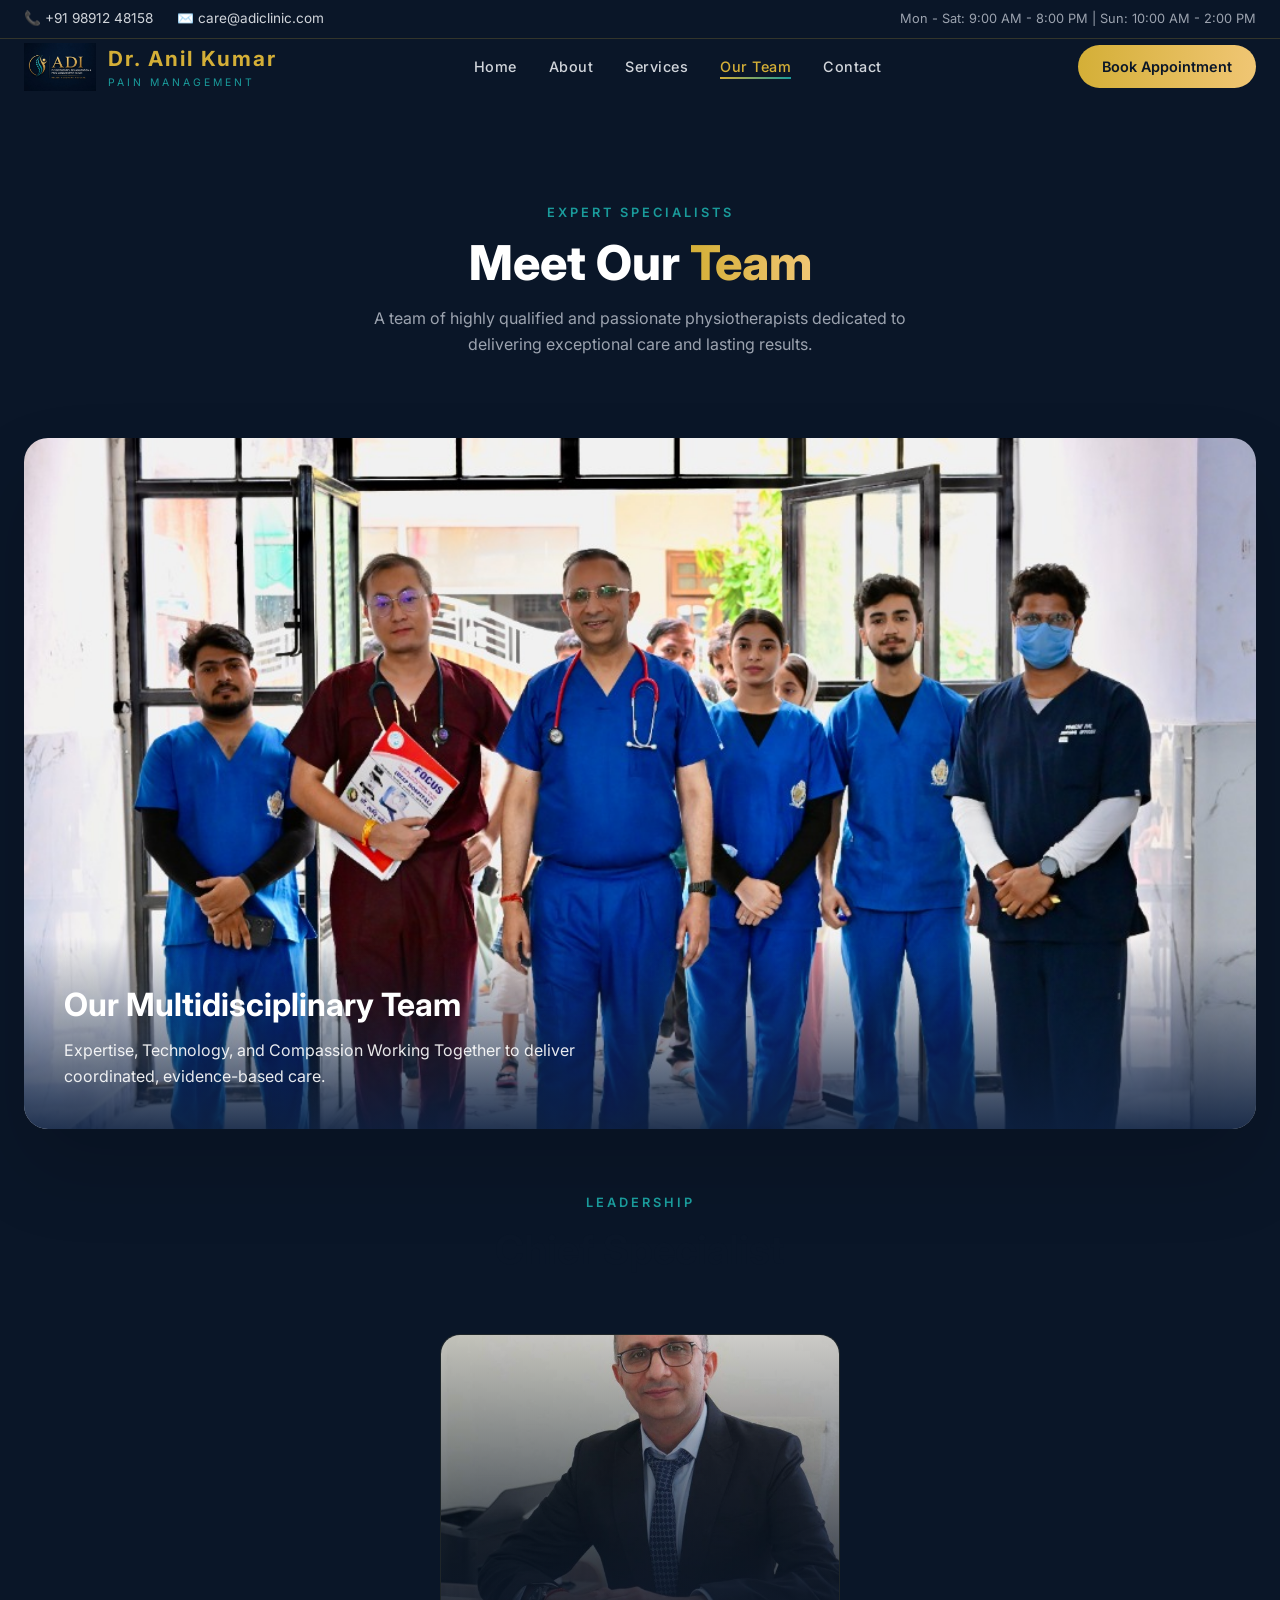
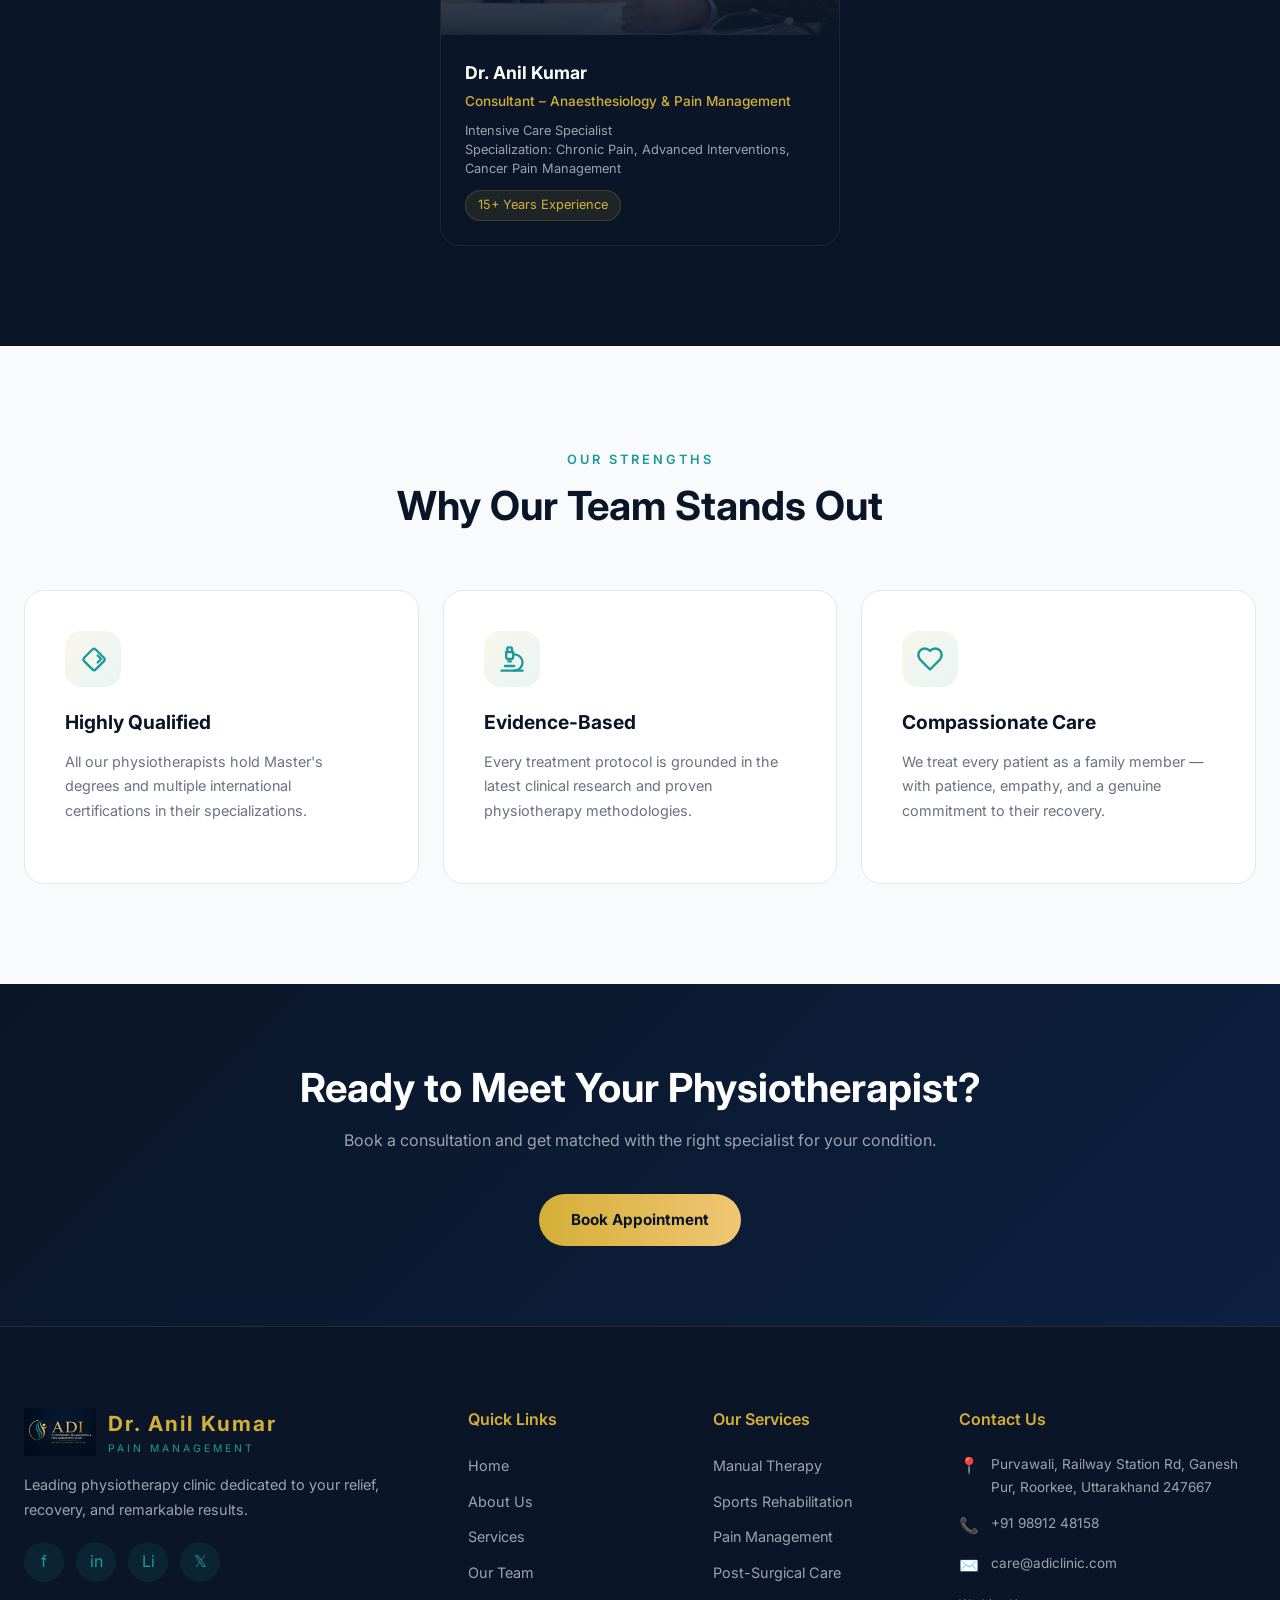
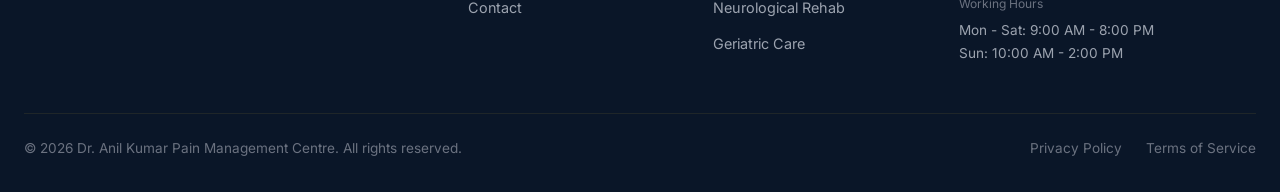
<file: team.html>
<!DOCTYPE html>
<html lang="en">
<head>
    <meta charset="UTF-8">
    <meta name="viewport" content="width=device-width, initial-scale=1.0">
    <meta name="description" content="Meet the expert team of physiotherapists at Dr. Anil Kumar Pain Management Centre - Qualified, experienced and dedicated to your recovery.">
    <title>Our Team | Dr. Anil Kumar Pain Management Centre</title>
    <link href="https://fonts.googleapis.com/css2?family=Inter:wght@300;400;500;600;700;800&display=swap" rel="stylesheet">
    <link rel="stylesheet" href="css/style.css">
</head>
<body>

    <!-- TOP BAR -->
    <div class="top-bar">
        <div class="container">
            <div class="top-bar-left">
                <a href="tel:+919891248158">📞 +91 98912 48158</a>
                <a href="mailto:care@adiclinic.com">✉️ care@adiclinic.com</a>
            </div>
            <div class="top-bar-right">Mon - Sat: 9:00 AM - 8:00 PM | Sun: 10:00 AM - 2:00 PM</div>
        </div>
    </div>

    <!-- HEADER -->
    <header id="main-header" class="scrolled">
        <nav class="container">
            <a href="index.html" class="logo-wrap">
                <img src="images/logo.png" alt="Dr. Anil Kumar Pain Management Centre Logo" class="logo-img" onerror="this.style.display='none'">
                <div>
                    <div class="logo-text-main">Dr. Anil Kumar</div>
                    <div class="logo-text-sub">PAIN MANAGEMENT</div>
                </div>
            </a>
            <ul class="nav-links">
                <li><a href="index.html">Home</a></li>
                <li><a href="about.html">About</a></li>
                <li><a href="services.html">Services</a></li>
                <li><a href="team.html" class="active">Our Team</a></li>
                
                <li><a href="contact.html">Contact</a></li>
            </ul>
            <a href="contact.html" class="btn-nav">Book Appointment</a>
            <button class="hamburger" id="hamburger" aria-label="Menu">&#9776;</button>
        </nav>
    </header>

    <!-- MOBILE MENU -->
    <div class="mobile-menu" id="mobile-menu">
        <a href="index.html">Home</a>
        <a href="about.html">About</a>
        <a href="services.html">Services</a>
        <a href="team.html">Our Team</a>
        
        <a href="contact.html">Contact</a>
        <a href="contact.html" class="btn-gold" style="text-align:center; margin-top:16px;">Book Appointment</a>
    </div>

    <!-- PAGE HERO -->
    <section style="background: var(--navy); padding: 160px 0 80px; text-align: center;">
        <div class="container">
            <span class="section-tag fade-up">Expert Specialists</span>
            <h1 class="hero-title fade-up" style="font-size: 3rem; color: var(--white);">Meet Our <span>Team</span></h1>
            <p style="color: var(--gray-400); max-width: 600px; margin: 16px auto 0;" class="fade-up">
                A team of highly qualified and passionate physiotherapists dedicated to delivering exceptional care and lasting results.
            </p>
        </div>
    </section>

    <!-- TEAM PHOTO -->
    <section class="about-bg" style="padding-top: 0;">
        <div class="container">
            <div class="fade-up delay-1" style="border-radius: 24px; overflow: hidden; box-shadow: 0 40px 80px rgba(0,0,0,0.15); margin-bottom: 60px; position: relative;">
                <img src="images/team_photo.jpg" alt="Our Dedicated Team" style="width: 100%; height: auto; display: block; transition: transform 0.8s ease-in-out;" onmouseover="this.style.transform='scale(1.05)'" onmouseout="this.style.transform='scale(1)'">
                <div style="position: absolute; bottom: 0; left: 0; right: 0; background: linear-gradient(to top, rgba(13,32,64,0.9), transparent); padding: 40px; color: white;">
                    <h3 style="font-size: 2rem; margin-bottom: 8px;">Our Multidisciplinary Team</h3>
                    <p style="opacity: 0.9; max-width: 600px;">Expertise, Technology, and Compassion Working Together to deliver coordinated, evidence-based care.</p>
                </div>
            </div>
            
            <div class="fade-up" style="text-align:center; margin-bottom:60px;">
                <span class="section-tag">Leadership</span>
                <h2 class="section-title">Chief Specialist</h2>
            </div>
            <div class="team-grid" style="display: flex; justify-content: center;">
                <div class="team-card fade-up delay-2" style="max-width: 400px; width: 100%;">
                    <div class="team-img-wrap">
                        <img src="images/dr_anil_kumar.jpg" alt="Dr. Anil Kumar">
                        <div class="team-overlay"></div>
                    </div>
                    <div class="team-info">
                        <h3>Dr. Anil Kumar</h3>
                        <div class="role">Consultant – Anaesthesiology & Pain Management</div>
                        <div class="qual">Intensive Care Specialist<br>Specialization: Chronic Pain, Advanced Interventions, Cancer Pain Management</div>
                        <span class="team-exp">15+ Years Experience</span>
                    </div>
                </div>
            </div>
        </div>
    </section>

    <!-- WHY OUR TEAM -->
    <section class="services-bg">
        <div class="container">
            <div class="fade-up" style="text-align:center; margin-bottom:60px;">
                <span class="section-tag">Our Strengths</span>
                <h2 class="section-title">Why Our Team Stands Out</h2>
            </div>
            <div class="services-grid" style="grid-template-columns: repeat(3, 1fr);">
                <div class="service-card fade-up delay-1">
                    <div class="service-icon-box"><svg class="icon-animated" width="28" height="28" viewBox="0 0 24 24"><path d="M21.42 10.922a2 2 0 0 1-.01 2.833l-7.1 7.1a2 2 0 0 1-2.82.01l-7.1-7.1a2 2 0 0 1-.01-2.833l7.1-7.1a2 2 0 0 1 2.82-.01l7.1 7.1z"/><path d="m16 9 3 3-3 3"/></svg></div>
                    <h3>Highly Qualified</h3>
                    <p>All our physiotherapists hold Master's degrees and multiple international certifications in their specializations.</p>
                </div>
                <div class="service-card fade-up delay-2">
                    <div class="service-icon-box"><svg class="icon-animated" width="28" height="28" viewBox="0 0 24 24"><path d="M6 18h8"/><path d="M3 22h18"/><path d="M14 22a7 7 0 1 0 0-14h-1"/><path d="M9 14h2"/><path d="M9 12a2 2 0 0 1-2-2V6h6v4a2 2 0 0 1-2 2Z"/><path d="M12 6V3a1 1 0 0 0-1-1H9a1 1 0 0 0-1 1v3"/></svg></div>
                    <h3>Evidence-Based</h3>
                    <p>Every treatment protocol is grounded in the latest clinical research and proven physiotherapy methodologies.</p>
                </div>
                <div class="service-card fade-up delay-3">
                    <div class="service-icon-box"><svg class="icon-animated" width="28" height="28" viewBox="0 0 24 24"><path d="M19 14c1.49-1.46 3-3.21 3-5.5A5.5 5.5 0 0 0 16.5 3c-1.76 0-3 .5-4.5 2-1.5-1.5-2.74-2-4.5-2A5.5 5.5 0 0 0 2 8.5c0 2.3 1.5 4.05 3 5.5l7 7Z"/></svg></div>
                    <h3>Compassionate Care</h3>
                    <p>We treat every patient as a family member — with patience, empathy, and a genuine commitment to their recovery.</p>
                </div>
            </div>
        </div>
    </section>

    <!-- CTA -->
    <section style="background: linear-gradient(135deg, var(--navy), #0d2040); padding: 80px 0; text-align: center;">
        <div class="container">
            <h2 class="section-title white fade-up">Ready to Meet Your Physiotherapist?</h2>
            <p class="section-subtitle fade-up" style="color: var(--gray-400); margin: 16px auto 40px;">Book a consultation and get matched with the right specialist for your condition.</p>
            <a href="contact.html" class="btn-gold fade-up">Book Appointment</a>
        </div>
    </section>

    <!-- FOOTER -->
    <footer>
        <div class="container">
            <div class="footer-grid">
                <div class="footer-col">
                    <div class="logo-wrap" style="margin-bottom: 16px;">
                        <img src="images/logo.png" alt="Dr. Anil Kumar Pain Management Centre" class="logo-img" style="height: 48px;" onerror="this.style.display='none'">
                        <div>
                            <div class="logo-text-main">Dr. Anil Kumar</div>
                            <div class="logo-text-sub">PAIN MANAGEMENT</div>
                        </div>
                    </div>
                    <p>Leading physiotherapy clinic dedicated to your relief, recovery, and remarkable results.</p>
                    <div class="footer-socials">
                        <a href="#" class="social-btn">f</a>
                        <a href="#" class="social-btn">in</a>
                        <a href="#" class="social-btn">Li</a>
                        <a href="#" class="social-btn">𝕏</a>
                    </div>
                </div>
                <div class="footer-col">
                    <h3>Quick Links</h3>
                    <ul>
                        <li><a href="index.html">Home</a></li>
                        <li><a href="about.html">About Us</a></li>
                        <li><a href="services.html">Services</a></li>
                        <li><a href="team.html">Our Team</a></li>
                        
                        <li><a href="contact.html">Contact</a></li>
                    </ul>
                </div>
                <div class="footer-col">
                    <h3>Our Services</h3>
                    <ul>
                        <li><a href="services.html">Manual Therapy</a></li>
                        <li><a href="services.html">Sports Rehabilitation</a></li>
                        <li><a href="services.html">Pain Management</a></li>
                        <li><a href="services.html">Post-Surgical Care</a></li>
                        <li><a href="services.html">Neurological Rehab</a></li>
                        <li><a href="services.html">Geriatric Care</a></li>
                    </ul>
                </div>
                <div class="footer-col">
                    <h3>Contact Us</h3>
                    <div class="footer-ci"><span>📍</span><p>Purvawali, Railway Station Rd, Ganesh Pur, Roorkee, Uttarakhand 247667</p></div>
                    <div class="footer-ci"><span>📞</span><a href="tel:+919891248158">+91 98912 48158</a></div>
                    <div class="footer-ci"><span>✉️</span><a href="mailto:care@adiclinic.com">care@adiclinic.com</a></div>
                    <div style="margin-top: 16px;">
                        <p style="font-size: 0.75rem; color: var(--gray-500); margin-bottom: 4px;">Working Hours</p>
                        <p style="font-size: 0.85rem; color: var(--gray-400);">Mon - Sat: 9:00 AM - 8:00 PM<br>Sun: 10:00 AM - 2:00 PM</p>
                    </div>
                </div>
            </div>
            <div class="footer-bottom">
                <p>&copy; 2026 Dr. Anil Kumar Pain Management Centre. All rights reserved.</p>
                <div class="footer-bottom-links">
                    <a href="#">Privacy Policy</a>
                    <a href="#">Terms of Service</a>
                </div>
            </div>
        </div>
    </footer>

    <script src="js/main.js"></script>
</body>
</html>
</file>
<file: css/style.css>
/* ============================================================
   ADI Physiotherapy Clinic - Main Stylesheet
   Cloned from Emergent React App
   Colors: Navy #0a1628 | Gold #d4af37 | Teal #1a9b9b
   ============================================================ */

@import url('https://fonts.googleapis.com/css2?family=Inter:wght@300;400;500;600;700;800&display=swap');

:root {
  --navy: #0a1628;
  --navy-mid: #0d1b2a;
  --gold: #d4af37;
  --gold-light: #f0c674;
  --teal: #1a9b9b;
  --white: #ffffff;
  --gray-100: #f9fafb;
  --gray-200: #e5e7eb;
  --gray-300: #d1d5db;
  --gray-400: #9ca3af;
  --gray-500: #6b7280;
  --transition: all 0.3s ease;
}

*, *::before, *::after { margin: 0; padding: 0; box-sizing: border-box; }

html { scroll-behavior: smooth; }

body {
  font-family: 'Inter', sans-serif;
  background-color: var(--white);
  color: var(--navy);
  overflow-x: hidden;
  line-height: 1.6;
}

a { text-decoration: none; color: inherit; }
img { max-width: 100%; }
button { cursor: pointer; border: none; font-family: inherit; }

.container {
  max-width: 1280px;
  margin: 0 auto;
  padding: 0 24px;
}

/* ===== TOP BAR ===== */
.top-bar {
  background-color: var(--navy);
  border-bottom: 1px solid rgba(212, 175, 55, 0.2);
  padding: 8px 0;
}
.top-bar .container {
  display: flex;
  justify-content: space-between;
  align-items: center;
  font-size: 0.85rem;
}
.top-bar-left {
  display: flex;
  align-items: center;
  gap: 24px;
  color: var(--gray-300);
}
.top-bar-left a {
  display: flex;
  align-items: center;
  gap: 8px;
  color: var(--gray-300);
  transition: var(--transition);
}
.top-bar-left a:hover { color: var(--gold); }
.top-bar-right {
  color: var(--gray-400);
  font-size: 0.8rem;
}

/* ===== HEADER / NAV ===== */
header {
  position: fixed;
  top: 42px;
  left: 0;
  right: 0;
  z-index: 999;
  transition: background 0.5s ease, backdrop-filter 0.5s ease, box-shadow 0.5s ease;
}
header.scrolled {
  background: rgba(10, 22, 40, 0.95);
  backdrop-filter: blur(20px);
  box-shadow: 0 4px 30px rgba(212, 175, 55, 0.05);
}
header nav {
  padding: 16px 24px;
  max-width: 1280px;
  margin: 0 auto;
  display: flex;
  align-items: center;
  justify-content: space-between;
}
.logo-wrap {
  display: flex;
  align-items: center;
  gap: 12px;
}
.logo-img {
  height: 48px;
  width: auto;
}
.logo-text-main {
  font-size: 1.3rem;
  font-weight: 700;
  color: var(--gold);
  letter-spacing: 2px;
}
.logo-text-sub {
  font-size: 0.65rem;
  color: var(--teal);
  letter-spacing: 3px;
  text-transform: uppercase;
}
.nav-links {
  display: flex;
  align-items: center;
  gap: 32px;
  list-style: none;
}
.nav-links a {
  color: var(--gray-300);
  font-size: 0.9rem;
  font-weight: 500;
  letter-spacing: 0.5px;
  position: relative;
  padding-bottom: 4px;
  transition: color 0.3s ease;
}
.nav-links a:hover, .nav-links a.active {
  color: var(--gold);
}
.nav-links a::after {
  content: '';
  position: absolute;
  bottom: 0;
  left: 0;
  right: 0;
  height: 2px;
  background: linear-gradient(to right, var(--gold), var(--teal));
  transform: scaleX(0);
  transition: transform 0.3s ease;
}
.nav-links a.active::after, .nav-links a:hover::after {
  transform: scaleX(1);
}
.btn-nav {
  background: linear-gradient(to right, var(--gold), var(--gold-light));
  color: var(--navy);
  padding: 10px 24px;
  border-radius: 50px;
  font-weight: 600;
  font-size: 0.9rem;
  transition: var(--transition);
}
.btn-nav:hover {
  box-shadow: 0 8px 25px rgba(212, 175, 55, 0.5);
  transform: scale(1.05);
}
.hamburger {
  display: none;
  color: var(--gold);
  font-size: 1.5rem;
  background: none;
}

/* Mobile Menu */
.mobile-menu {
  display: none;
  position: fixed;
  top: 42px;
  right: 0;
  bottom: 0;
  width: 300px;
  background: var(--navy-mid);
  z-index: 1000;
  padding: 80px 32px 32px;
  flex-direction: column;
  gap: 24px;
  box-shadow: -5px 0 30px rgba(0,0,0,0.5);
  transform: translateX(100%);
  transition: transform 0.4s ease;
}
.mobile-menu.open {
  display: flex;
  transform: translateX(0);
}
.mobile-menu a {
  color: var(--gray-300);
  font-size: 1.1rem;
  font-weight: 500;
  transition: color 0.3s;
}
.mobile-menu a:hover { color: var(--gold); }

/* ===== HERO ===== */
.hero {
  min-height: 100vh;
  background: var(--navy);
  display: flex;
  align-items: center;
  padding-top: 120px;
  padding-bottom: 80px;
  position: relative;
  overflow: hidden;
}
.hero::before {
  content: '';
  position: absolute;
  top: -200px;
  right: -200px;
  width: 700px;
  height: 700px;
  background: radial-gradient(circle, rgba(212,175,55,0.06) 0%, transparent 70%);
  border-radius: 50%;
}
.hero::after {
  content: '';
  position: absolute;
  bottom: -200px;
  left: -200px;
  width: 600px;
  height: 600px;
  background: radial-gradient(circle, rgba(26,155,155,0.05) 0%, transparent 70%);
  border-radius: 50%;
}
.hero .container {
  display: grid;
  grid-template-columns: 1fr 1fr;
  gap: 60px;
  align-items: center;
  position: relative;
  z-index: 1;
}
.hero-tag {
  display: inline-block;
  background: rgba(212,175,55,0.1);
  border: 1px solid rgba(212,175,55,0.3);
  color: var(--gold);
  padding: 6px 16px;
  border-radius: 50px;
  font-size: 0.8rem;
  font-weight: 600;
  letter-spacing: 2px;
  text-transform: uppercase;
  margin-bottom: 20px;
}
.hero-title {
  font-size: 3.5rem;
  font-weight: 800;
  color: var(--white);
  line-height: 1.15;
  margin-bottom: 16px;
}
.hero-title span {
  background: linear-gradient(to right, var(--gold), var(--gold-light));
  -webkit-background-clip: text;
  -webkit-text-fill-color: transparent;
  background-clip: text;
}
.hero-tagline {
  font-size: 1rem;
  color: var(--teal);
  font-weight: 600;
  letter-spacing: 3px;
  text-transform: uppercase;
  margin-bottom: 24px;
}
.hero-desc {
  font-size: 1.1rem;
  color: var(--gray-400);
  margin-bottom: 40px;
  line-height: 1.8;
}
.hero-btns {
  display: flex;
  gap: 16px;
  flex-wrap: wrap;
  margin-bottom: 50px;
}
.btn-gold {
  display: inline-block;
  background: linear-gradient(to right, var(--gold), var(--gold-light));
  color: var(--navy);
  padding: 14px 32px;
  border-radius: 50px;
  font-weight: 700;
  font-size: 0.95rem;
  transition: var(--transition);
}
.btn-gold:hover {
  box-shadow: 0 10px 30px rgba(212,175,55,0.4);
  transform: translateY(-3px);
}
.btn-outline-gold {
  display: inline-block;
  border: 2px solid rgba(212,175,55,0.4);
  color: var(--gold);
  padding: 14px 32px;
  border-radius: 50px;
  font-weight: 600;
  font-size: 0.95rem;
  transition: var(--transition);
}
.btn-outline-gold:hover {
  background: rgba(212,175,55,0.1);
  border-color: var(--gold);
}
.hero-stats {
  display: flex;
  gap: 40px;
}
.stat-item { text-align: left; }
.stat-number {
  font-size: 1.8rem;
  font-weight: 800;
  color: var(--gold);
  line-height: 1;
}
.stat-label {
  font-size: 0.8rem;
  color: var(--gray-500);
  margin-top: 4px;
}

/* Hero Visual */
.hero-visual {
  position: relative;
  display: flex;
  justify-content: center;
  align-items: center;
}
.hero-circle-outer {
  width: 500px;
  height: 500px;
  border: 1px dashed rgba(212,175,55,0.15);
  border-radius: 50%;
  display: flex;
  align-items: center;
  justify-content: center;
  position: relative;
  animation: rotateSlow 30s linear infinite;
}
.hero-circle-mid {
  width: 380px;
  height: 380px;
  border: 1px dashed rgba(26,155,155,0.2);
  border-radius: 50%;
  display: flex;
  align-items: center;
  justify-content: center;
  position: relative;
  animation: rotateSlow 20s linear infinite reverse;
}
.hero-circle-inner {
  width: 280px;
  height: 280px;
  border-radius: 50%;
  background: linear-gradient(135deg, #0d2040, #162535);
  display: flex;
  align-items: center;
  justify-content: center;
  overflow: hidden;
  box-shadow: 0 0 60px rgba(212,175,55,0.1), inset 0 0 40px rgba(0,0,0,0.3);
}
.hero-circle-inner img {
  width: 100%;
  height: 100%;
  object-fit: cover;
  border-radius: 50%;
}
@keyframes rotateSlow {
  from { transform: rotate(0deg); }
  to { transform: rotate(360deg); }
}
/* Floating badges */
.float-badge {
  position: absolute;
  background: rgba(13, 27, 42, 0.9);
  border: 1px solid rgba(212,175,55,0.2);
  backdrop-filter: blur(10px);
  border-radius: 16px;
  padding: 12px 20px;
  display: flex;
  align-items: center;
  gap: 12px;
  box-shadow: 0 10px 30px rgba(0,0,0,0.3);
  animation: floatBob 4s ease-in-out infinite;
  z-index: 2;
}
.float-badge:nth-child(2) { animation-delay: 2s; }
.float-badge-icon {
  width: 40px;
  height: 40px;
  background: rgba(212,175,55,0.1);
  border-radius: 50%;
  display: flex;
  align-items: center;
  justify-content: center;
  font-size: 1.2rem;
  color: var(--gold);
}
.float-badge-text { color: var(--white); }
.float-badge-text strong { display: block; font-size: 1rem; font-weight: 700; color: var(--gold); }
.float-badge-text span { font-size: 0.75rem; color: var(--gray-400); }
.badge-top { top: 8%; right: 5%; }
.badge-bottom { bottom: 10%; left: 5%; }
@keyframes floatBob {
  0%, 100% { transform: translateY(0px); }
  50% { transform: translateY(-10px); }
}

/* ===== SECTIONS GENERAL ===== */
section { padding: 100px 0; }
.section-tag {
  display: inline-block;
  color: var(--teal);
  font-size: 0.8rem;
  font-weight: 600;
  letter-spacing: 3px;
  text-transform: uppercase;
  margin-bottom: 12px;
}
.section-title {
  font-size: 2.5rem;
  font-weight: 700;
  color: var(--navy);
  line-height: 1.2;
  margin-bottom: 16px;
}
.section-title.white { color: var(--white); }
.section-subtitle {
  font-size: 1rem;
  color: var(--gray-500);
  max-width: 600px;
}
.text-center { text-align: center; }
.text-center .section-subtitle { margin: 0 auto; }

/* ===== ABOUT / MANIFESTO ===== */
.about-bg {
  background-color: var(--navy);
}
.manifesto-grid {
  display: grid;
  grid-template-columns: repeat(2, 1fr);
  gap: 1px;
  background: rgba(212,175,55,0.1);
  border: 1px solid rgba(212,175,55,0.1);
  border-radius: 20px;
  overflow: hidden;
}
.manifesto-item {
  padding: 48px;
  background: var(--navy);
  transition: background 0.3s;
}
.manifesto-item:hover { background: rgba(212,175,55,0.03); }
.manifesto-num {
  font-size: 3rem;
  font-weight: 800;
  color: rgba(212,175,55,0.15);
  line-height: 1;
  margin-bottom: 16px;
}
.manifesto-item h3 {
  font-size: 0.9rem;
  font-weight: 700;
  color: var(--gold);
  letter-spacing: 2px;
  text-transform: uppercase;
  margin-bottom: 12px;
}
.manifesto-item p { color: var(--gray-400); font-size: 0.95rem; line-height: 1.7; }

/* Stats Row */
.stats-row {
  display: grid;
  grid-template-columns: repeat(4, 1fr);
  gap: 2px;
  background: rgba(212,175,55,0.1);
  border-radius: 16px;
  overflow: hidden;
  margin-top: 80px;
}
.stat-box {
  background: rgba(13,27,42,0.8);
  padding: 40px 24px;
  text-align: center;
  transition: background 0.3s;
}
.stat-box:hover { background: rgba(212,175,55,0.05); }
.stat-box-num {
  font-size: 2.5rem;
  font-weight: 800;
  background: linear-gradient(to right, var(--gold), var(--gold-light));
  -webkit-background-clip: text;
  -webkit-text-fill-color: transparent;
  background-clip: text;
  line-height: 1;
  margin-bottom: 8px;
}
.stat-box-label { color: var(--gray-400); font-size: 0.85rem; }

/* ===== SERVICES ===== */
.services-bg { background-color: var(--gray-100); }
.services-grid {
  display: grid;
  grid-template-columns: repeat(3, 1fr);
  gap: 24px;
}
.service-card {
  background: var(--white);
  border: 1px solid var(--gray-200);
  border-radius: 20px;
  padding: 40px;
  transition: var(--transition);
  position: relative;
  overflow: hidden;
}
.service-card::before {
  content: '';
  position: absolute;
  top: 0;
  left: 0;
  right: 0;
  height: 3px;
  background: linear-gradient(to right, var(--gold), var(--teal));
  transform: scaleX(0);
  transition: transform 0.3s;
  transform-origin: left;
}
.service-card:hover::before { transform: scaleX(1); }
.service-card:hover {
  border-color: rgba(212,175,55,0.3);
  box-shadow: 0 20px 40px rgba(0,0,0,0.06);
  transform: translateY(-5px);
}
.service-num {
  font-size: 3rem;
  font-weight: 800;
  color: rgba(10,22,40,0.05);
  line-height: 1;
  margin-bottom: 12px;
}
.service-icon-box {
  width: 56px;
  height: 56px;
  background: linear-gradient(135deg, rgba(212,175,55,0.1), rgba(26,155,155,0.1));
  border-radius: 16px;
  display: flex;
  align-items: center;
  justify-content: center;
  font-size: 1.5rem;
  margin-bottom: 20px;
  color: var(--teal);
}
.service-card h3 {
  font-size: 1.2rem;
  font-weight: 700;
  color: var(--navy);
  margin-bottom: 12px;
}
.service-card p {
  color: var(--gray-500);
  font-size: 0.9rem;
  line-height: 1.7;
  margin-bottom: 20px;
}
.service-features {
  list-style: none;
  display: flex;
  flex-direction: column;
  gap: 8px;
}
.service-features li {
  font-size: 0.85rem;
  color: var(--gray-400);
  display: flex;
  align-items: center;
  gap: 8px;
}
.service-features li::before {
  content: '✦';
  color: var(--gold);
  font-size: 0.65rem;
}

/* ===== TEAM ===== */
.team-grid {
  display: grid;
  grid-template-columns: repeat(4, 1fr);
  gap: 24px;
}
.team-card {
  background: var(--navy);
  border: 1px solid rgba(212,175,55,0.1);
  border-radius: 20px;
  overflow: hidden;
  transition: var(--transition);
}
.team-card:hover {
  border-color: rgba(212,175,55,0.3);
  transform: translateY(-5px);
  box-shadow: 0 20px 40px rgba(0,0,0,0.2);
}
.team-img-wrap {
  position: relative;
  overflow: hidden;
  height: 300px;
}
.team-img-wrap img {
  width: 100%;
  height: 100%;
  object-fit: cover;
  transition: transform 0.5s ease;
}
.team-card:hover .team-img-wrap img { transform: scale(1.05); }
.team-overlay {
  position: absolute;
  inset: 0;
  background: linear-gradient(to top, rgba(10,22,40,0.9), transparent);
}
.team-info { padding: 24px; }
.team-info h3 { color: var(--white); font-size: 1.1rem; margin-bottom: 4px; }
.team-info .role { color: var(--gold); font-size: 0.85rem; font-weight: 500; margin-bottom: 8px; }
.team-info .qual { color: var(--gray-400); font-size: 0.8rem; line-height: 1.5; }
.team-exp {
  display: inline-block;
  background: rgba(212,175,55,0.1);
  border: 1px solid rgba(212,175,55,0.2);
  color: var(--gold);
  padding: 4px 12px;
  border-radius: 50px;
  font-size: 0.8rem;
  margin-top: 12px;
}

/* ===== TESTIMONIALS ===== */
.testi-bg { background: var(--navy); }
.testi-grid {
  display: grid;
  grid-template-columns: repeat(3, 1fr);
  gap: 24px;
}
.testi-card {
  border: 1px solid rgba(212,175,55,0.1);
  border-radius: 20px;
  padding: 40px;
  transition: var(--transition);
  background: rgba(13,27,42,0.5);
}
.testi-card:hover, .testi-card.active {
  background: var(--navy-mid);
  border-color: rgba(212,175,55,0.3);
}
.testi-stars {
  color: var(--gold);
  font-size: 1.1rem;
  letter-spacing: 2px;
  margin-bottom: 16px;
}
.testi-quote {
  font-size: 0.95rem;
  color: var(--gray-300);
  line-height: 1.8;
  margin-bottom: 24px;
  font-style: italic;
}
.testi-name { font-size: 1rem; font-weight: 700; color: var(--white); margin-bottom: 4px; }
.testi-role { font-size: 0.85rem; color: var(--teal); }

/* ===== CONTACT ===== */
.contact-bg { background: var(--gray-100); }
.contact-grid {
  display: grid;
  grid-template-columns: 1fr 1fr;
  gap: 60px;
}
.contact-info h2 { font-size: 2rem; font-weight: 700; margin-bottom: 16px; }
.contact-info p { color: var(--gray-500); margin-bottom: 40px; }
.contact-item {
  display: flex;
  align-items: flex-start;
  gap: 16px;
  margin-bottom: 28px;
}
.contact-icon {
  width: 48px;
  height: 48px;
  background: var(--navy);
  border-radius: 12px;
  display: flex;
  align-items: center;
  justify-content: center;
  font-size: 1.2rem;
  flex-shrink: 0;
  color: var(--teal);
}
.contact-detail h4 { font-size: 0.9rem; font-weight: 600; color: var(--navy); margin-bottom: 4px; }
.contact-detail p { font-size: 0.9rem; color: var(--gray-500); margin: 0; }
.contact-form {
  background: var(--white);
  border-radius: 24px;
  padding: 48px;
  box-shadow: 0 20px 60px rgba(0,0,0,0.05);
}
.form-row { margin-bottom: 20px; }
.form-row label { display: block; font-size: 0.85rem; font-weight: 600; color: var(--navy); margin-bottom: 8px; }
.form-row input, .form-row textarea, .form-row select {
  width: 100%;
  padding: 14px 18px;
  border: 1.5px solid var(--gray-200);
  border-radius: 12px;
  font-family: inherit;
  font-size: 0.95rem;
  outline: none;
  transition: border-color 0.3s;
  background: var(--white);
}
.form-row input:focus, .form-row textarea:focus {
  border-color: var(--gold);
}
.form-row textarea { resize: vertical; min-height: 120px; }
.btn-submit {
  width: 100%;
  background: linear-gradient(to right, var(--gold), var(--gold-light));
  color: var(--navy);
  padding: 15px;
  border-radius: 50px;
  font-weight: 700;
  font-size: 1rem;
  transition: var(--transition);
  border: none;
}
.btn-submit:hover {
  box-shadow: 0 10px 30px rgba(212,175,55,0.4);
  transform: translateY(-2px);
}

/* ===== FOOTER ===== */
footer {
  background: var(--navy);
  border-top: 1px solid rgba(212,175,55,0.15);
  padding: 80px 0 32px;
}
.footer-grid {
  display: grid;
  grid-template-columns: 2fr 1fr 1fr 1.5fr;
  gap: 48px;
  margin-bottom: 48px;
}
.footer-col h3 {
  color: var(--gold);
  font-size: 1rem;
  font-weight: 600;
  margin-bottom: 20px;
}
.footer-col p { color: var(--gray-400); font-size: 0.9rem; line-height: 1.7; }
.footer-col ul { list-style: none; display: flex; flex-direction: column; gap: 10px; }
.footer-col ul a {
  color: var(--gray-400);
  font-size: 0.9rem;
  transition: color 0.3s;
}
.footer-col ul a:hover { color: var(--gold); }
.footer-socials { display: flex; gap: 12px; margin-top: 20px; }
.social-btn {
  width: 40px;
  height: 40px;
  background: rgba(26,155,155,0.1);
  border-radius: 50%;
  display: flex;
  align-items: center;
  justify-content: center;
  color: var(--teal);
  font-size: 1rem;
  transition: var(--transition);
}
.social-btn:hover { background: var(--teal); color: var(--white); }
.footer-ci { display: flex; align-items: flex-start; gap: 12px; margin-bottom: 14px; }
.footer-ci svg, .footer-ci span.ci-icon { color: var(--teal); flex-shrink: 0; margin-top: 2px; }
.footer-ci a, .footer-ci p { color: var(--gray-400); font-size: 0.85rem; margin: 0; transition: color 0.3s; }
.footer-ci a:hover { color: var(--gold); }
.footer-bottom {
  border-top: 1px solid rgba(212,175,55,0.1);
  padding-top: 24px;
  display: flex;
  justify-content: space-between;
  align-items: center;
}
.footer-bottom p { color: var(--gray-500); font-size: 0.85rem; }
.footer-bottom-links { display: flex; gap: 24px; }
.footer-bottom-links a { color: var(--gray-500); font-size: 0.85rem; transition: color 0.3s; }
.footer-bottom-links a:hover { color: var(--gold); }

/* ===== ANIMATIONS ===== */
.fade-up {
  opacity: 0;
  transform: translateY(30px);
  transition: opacity 0.7s ease, transform 0.7s ease;
}
.fade-up.visible {
  opacity: 1;
  transform: translateY(0);
}
.fade-up.delay-1 { transition-delay: 0.1s; }
.fade-up.delay-2 { transition-delay: 0.2s; }
.fade-up.delay-3 { transition-delay: 0.3s; }
.fade-up.delay-4 { transition-delay: 0.4s; }
.fade-up.delay-5 { transition-delay: 0.5s; }

/* ===== RESPONSIVE ===== */
@media (max-width: 1100px) {
  .team-grid { grid-template-columns: repeat(2, 1fr); }
  .services-grid { grid-template-columns: repeat(2, 1fr); }
}

@media (max-width: 900px) {
  .hero .container { grid-template-columns: 1fr; text-align: center; }
  .hero-btns { justify-content: center; }
  .hero-stats { justify-content: center; }
  .hero-visual { display: none; }
  .manifesto-grid { grid-template-columns: 1fr; }
  .stats-row { grid-template-columns: repeat(2, 1fr); }
  .contact-grid { grid-template-columns: 1fr; }
  .footer-grid { grid-template-columns: 1fr 1fr; }
  .testi-grid { grid-template-columns: 1fr; }
}

@media (max-width: 768px) {
  .nav-links, .btn-nav { display: none; }
  .hamburger { display: block; }
  section { padding: 60px 0; }
  .hero-title { font-size: 2.5rem; }
  .section-title { font-size: 2rem; }
  .services-grid { grid-template-columns: 1fr; }
  .team-grid { grid-template-columns: 1fr; }
  .footer-grid { grid-template-columns: 1fr; }
  .footer-bottom { flex-direction: column; gap: 12px; text-align: center; }
  .hero-circle-outer { width: 300px; height: 300px; }
  .hero-circle-mid { width: 220px; height: 220px; }
  .hero-circle-inner { width: 160px; height: 160px; }
}

@media (max-width: 480px) {
  .top-bar-right, .top-bar-left a:last-child { display: none; }
  .stats-row { grid-template-columns: 1fr 1fr; }
  .hero-stats { gap: 20px; }
}

/* Animated SVG Icons */
.icon-animated { transition: transform 0.3s ease; stroke: currentColor; fill: none; stroke-width: 2; stroke-linecap: round; stroke-linejoin: round; }
.service-card:hover .icon-animated { transform: scale(1.2) rotate(5deg); }
.contact-item:hover .icon-animated { transform: scale(1.1) translateY(-2px); }
.footer-ci:hover .icon-animated { transform: scale(1.1) translateX(2px); }
.top-bar-left a:hover .icon-animated { transform: scale(1.1); }
</file>
